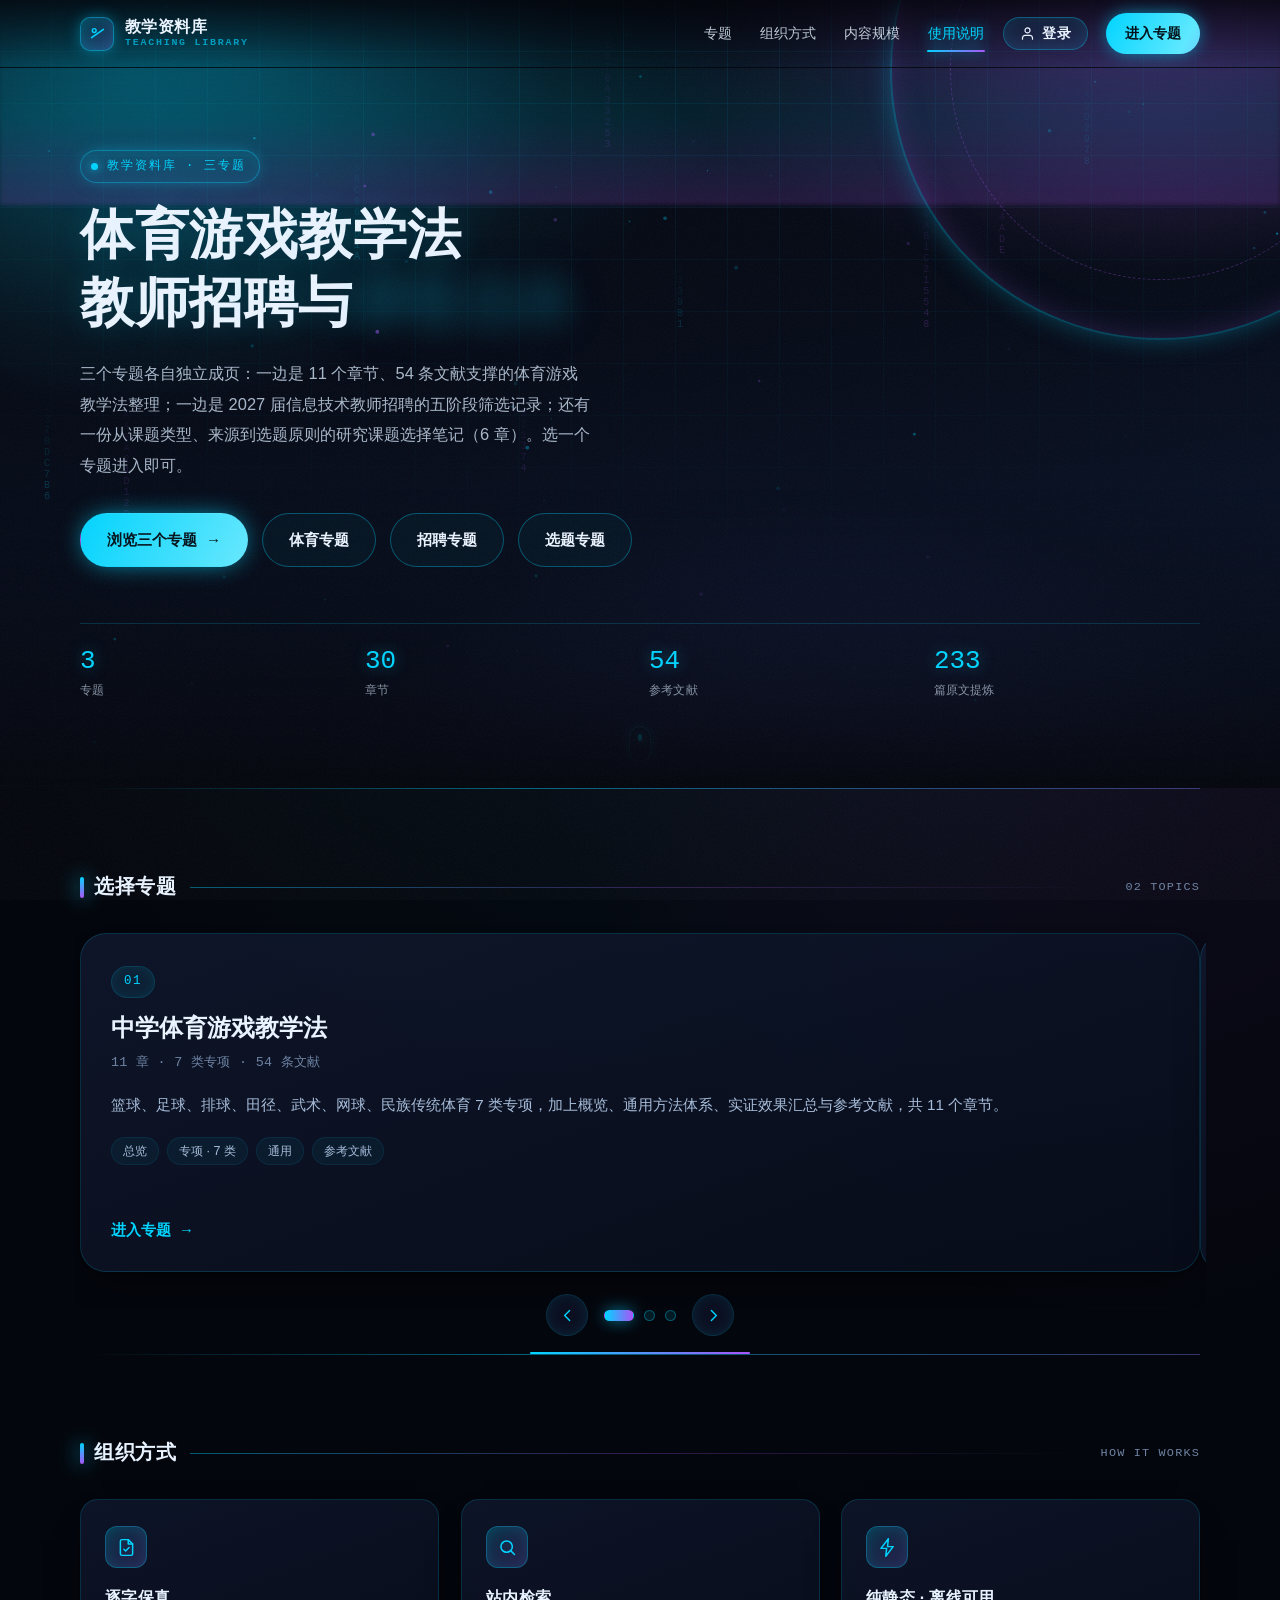
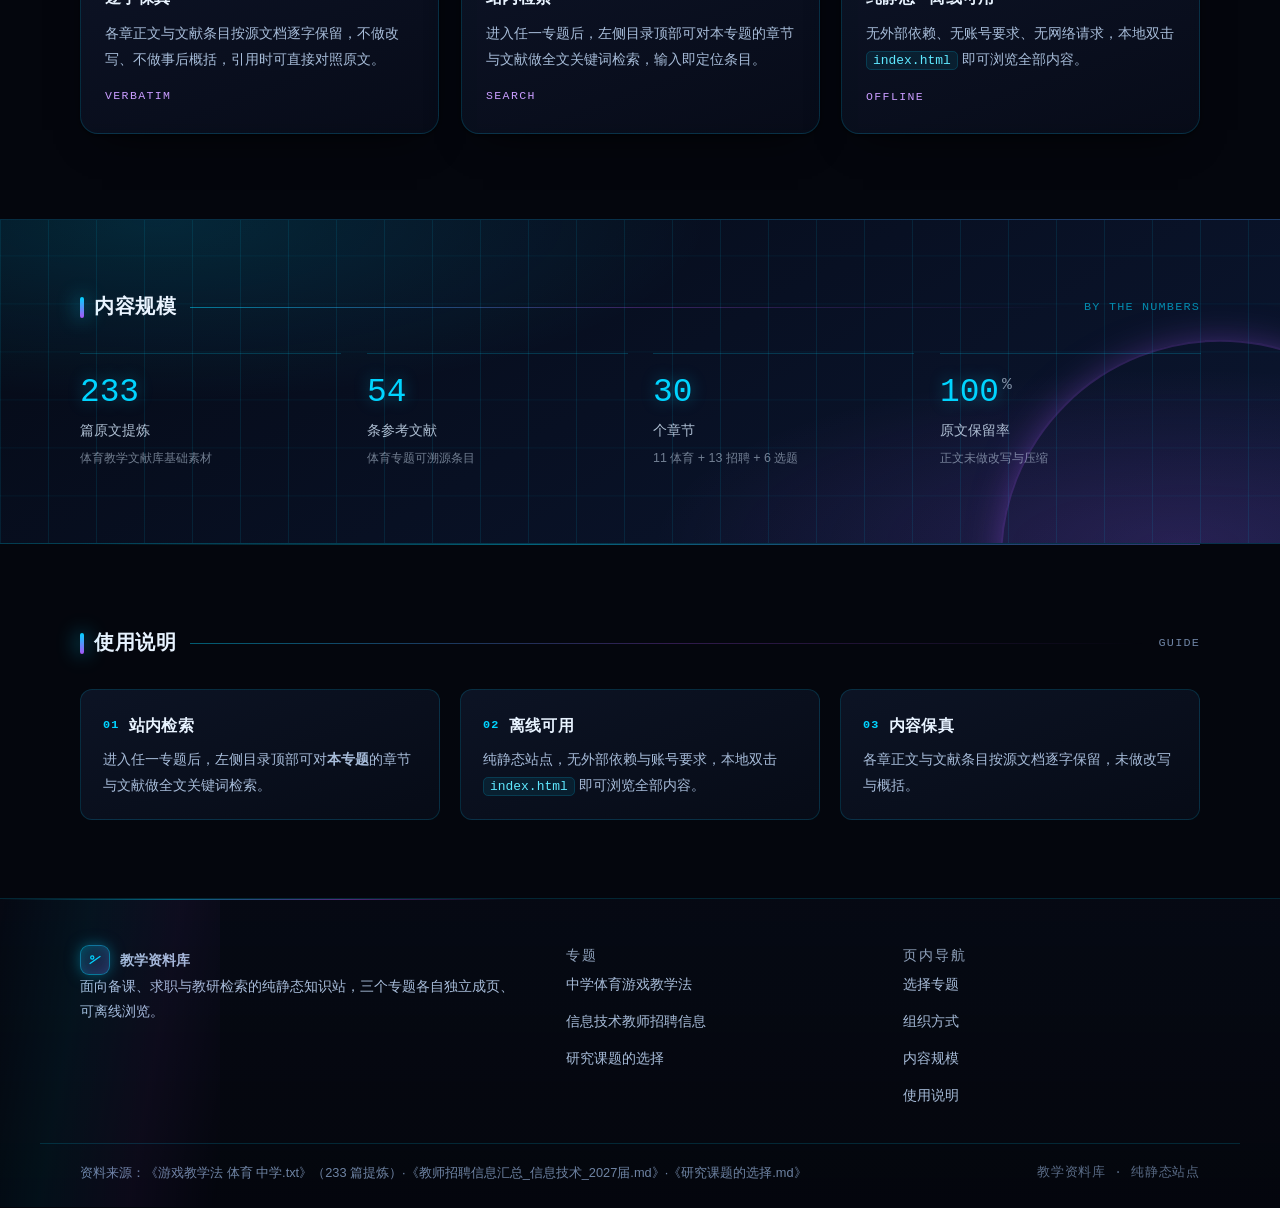
<file: index.html>
<!DOCTYPE html>
<html lang="zh-CN">
<head>
<meta charset="utf-8">
<meta name="viewport" content="width=device-width, initial-scale=1">
<title>教学资料库 · 体育游戏教学法、教师招聘与研究课题选择</title>
<meta name="description" content="教学资料库：中学体育游戏教学法专项分类整理（11 个章节、54 条文献可溯源）、信息技术教师招聘信息筛选记录（2027届，13 个章节）与研究课题的选择（6 个章节：课题类型、来源与途径、好选题标准、选题四原则与注意事项），面向备课、求职与教研检索的纯静态知识站。">
<meta name="theme-color" content="#04060D">
<meta name="color-scheme" content="dark">
<link rel="icon" href="data:image/svg+xml,%3Csvg xmlns='http://www.w3.org/2000/svg' viewBox='0 0 32 32'%3E%3Crect width='32' height='32' rx='7' fill='%2304060D'/%3E%3Cpath d='M6 23 L26 9' stroke='%2300D4FF' stroke-width='2.6' stroke-linecap='round'/%3E%3Ccircle cx='10.5' cy='11' r='3.2' fill='none' stroke='%23A855F7' stroke-width='2.4'/%3E%3C/svg%3E">
<link rel="stylesheet" href="assets/home.css">
<link rel="stylesheet" href="assets/home-fx2.css">
<link rel="stylesheet" href="assets/site-nav.css">
<link rel="stylesheet" href="assets/topic-carousel.css">
<script>document.documentElement.classList.add('js');</script>
</head>
<body class="home">

<div class="scroll-progress" aria-hidden="true"><span id="scrollBar"></span></div>

<header class="nav" id="nav">
  <div class="wrap nav__inner">
    <a class="brand" href="index.html">
      <span class="brand__mark" aria-hidden="true">
        <svg viewBox="0 0 32 32" fill="none"><path d="M6 23 L26 9" stroke="currentColor" stroke-width="2.6" stroke-linecap="round"/><circle cx="10.5" cy="11" r="3.2" stroke="currentColor" stroke-width="2.4"/></svg>
      </span>
      <span class="brand__text">教学资料库<em>Teaching Library</em></span>
    </a>
    <nav class="nav__links" id="navLinks" aria-label="主导航">
      <a href="#topics">专题</a>
      <a href="#features">组织方式</a>
      <a href="#numbers">内容规模</a>
      <a href="#guide">使用说明</a>
    </nav>
    <a class="nav__login" href="login.html" aria-label="登录或注册账号">
      <svg viewBox="0 0 24 24" fill="none" stroke="currentColor" stroke-width="1.9" stroke-linecap="round" stroke-linejoin="round" aria-hidden="true"><path d="M20 21v-2a4 4 0 0 0-4-4H8a4 4 0 0 0-4 4v2"/><circle cx="12" cy="7" r="4"/></svg>
      <span>登录</span>
    </a>
    <a class="nav__cta" href="#topics">进入专题</a>
    <button type="button" class="nav__burger" id="navBurger" aria-expanded="false" aria-controls="navLinks" aria-label="展开导航">
      <i aria-hidden="true"></i><i aria-hidden="true"></i><i aria-hidden="true"></i>
    </button>
  </div>
</header>

<main>

  <section class="hero" id="top">
    <span class="hero__grid" aria-hidden="true"></span>
    <span class="hero__scan" aria-hidden="true"></span>
    <span class="hero__particles" aria-hidden="true">
      <i style="--x:5%;--s:2px;--t:15s;--d:0s;--c:#00D4FF"></i>
      <i style="--x:11%;--s:1.5px;--t:19s;--d:2.4s;--c:#A855F7"></i>
      <i style="--x:18%;--s:2.5px;--t:16s;--d:5.1s;--c:#00D4FF"></i>
      <i style="--x:24%;--s:2px;--t:23s;--d:1.2s;--c:#A855F7"></i>
      <i style="--x:31%;--s:3px;--t:14.5s;--d:6.3s;--c:#00D4FF"></i>
      <i style="--x:37%;--s:1.5px;--t:20s;--d:3.2s;--c:#C99CFF"></i>
      <i style="--x:44%;--s:2px;--t:17s;--d:7.6s;--c:#00D4FF"></i>
      <i style="--x:51%;--s:2.5px;--t:24s;--d:2.7s;--c:#A855F7"></i>
      <i style="--x:58%;--s:1.5px;--t:16s;--d:5.4s;--c:#00D4FF"></i>
      <i style="--x:64%;--s:2px;--t:19.5s;--d:0.6s;--c:#C99CFF"></i>
      <i style="--x:71%;--s:3px;--t:21s;--d:8.2s;--c:#A855F7"></i>
      <i style="--x:77%;--s:2px;--t:15.5s;--d:4.1s;--c:#00D4FF"></i>
      <i style="--x:83%;--s:2.5px;--t:22.5s;--d:1.7s;--c:#A855F7"></i>
      <i style="--x:88%;--s:1.5px;--t:18s;--d:6.8s;--c:#00D4FF"></i>
      <i style="--x:94%;--s:2px;--t:20.5s;--d:3.6s;--c:#C99CFF"></i>
      <i style="--x:98%;--s:1.5px;--t:17.5s;--d:9.3s;--c:#00D4FF"></i>
    </span>
    <span class="hero__track" aria-hidden="true"></span>
    <span class="hero__lane" aria-hidden="true"></span>
    <div class="wrap hero__inner">
      <p class="hero__kicker">教学资料库 · 三专题</p>
      <h1 class="hero__title">体育游戏教学法<br>教师招聘与<b>课题选择</b></h1>
      <p class="hero__desc">三个专题各自独立成页：一边是 11 个章节、54 条文献支撑的体育游戏教学法整理；一边是 2027 届信息技术教师招聘的五阶段筛选记录；还有一份从课题类型、来源到选题原则的研究课题选择笔记（6 章）。选一个专题进入即可。</p>

      <div class="hero__cta">
        <a class="btn btn--primary" href="#topics">浏览三个专题<i aria-hidden="true">→</i></a>
        <a class="btn btn--ghost" href="sport.html">体育专题</a>
        <a class="btn btn--ghost" href="hire.html">招聘专题</a>
        <a class="btn btn--ghost" href="research.html">选题专题</a>
      </div>

      <div class="stats" id="heroStats" role="list">
        <div class="stat" role="listitem"><span class="stat__num" data-count="3">3</span><span class="stat__label">专题</span></div>
        <div class="stat" role="listitem"><span class="stat__num" data-count="30">30</span><span class="stat__label">章节</span></div>
        <div class="stat" role="listitem"><span class="stat__num" data-count="54">54</span><span class="stat__label">参考文献</span></div>
        <div class="stat" role="listitem"><span class="stat__num" data-count="233">233</span><span class="stat__label">篇原文提炼</span></div>
      </div>
    </div>
    <span class="hero__cue" aria-hidden="true"></span>
  </section>

  <section class="section wrap" id="topics">
    <div class="section-head reveal">
      <h2>选择专题</h2>
      <span class="section-head__rule" aria-hidden="true"></span>
      <span class="section-head__hint">02 TOPICS</span>
    </div>

    <div class="topic-carousel reveal" id="topicCarousel" role="group" aria-roledescription="轮播" aria-label="专题轮播">
      <div class="topic-carousel__viewport">
        <div class="cards topic-carousel__track" data-carousel-track>

          <a class="card topic-carousel__slide" href="sport.html" data-carousel-slide>
            <p class="card__no">01</p>
            <h3 class="card__title">中学体育游戏教学法</h3>
            <p class="card__note">11 章 · 7 类专项 · 54 条文献</p>
            <p class="card__desc">篮球、足球、排球、田径、武术、网球、民族传统体育 7 类专项，加上概览、通用方法体系、实证效果汇总与参考文献，共 11 个章节。</p>
            <div class="chips">
              <span class="chip">总览</span>
              <span class="chip">专项 · 7 类</span>
              <span class="chip">通用</span>
              <span class="chip">参考文献</span>
            </div>
            <span class="card__cta">进入专题<i aria-hidden="true">→</i></span>
          </a>

          <a class="card topic-carousel__slide" href="hire.html" data-carousel-slide>
            <p class="card__no">02</p>
            <h3 class="card__title">信息技术教师招聘信息</h3>
            <p class="card__note">2027届 · 五阶段筛选记录</p>
            <p class="card__desc">从信息源梳理到结论与行动清单的完整筛选过程，含资料索引、联系方式与报考条件画像，共 13 个章节。</p>
            <div class="chips">
              <span class="chip">过程记录 · 5 阶段</span>
              <span class="chip">结论与行动</span>
              <span class="chip">资料索引</span>
            </div>
            <span class="card__cta">进入专题<i aria-hidden="true">→</i></span>
          </a>

          <a class="card topic-carousel__slide" href="research.html" data-carousel-slide>
            <p class="card__no">03</p>
            <h3 class="card__title">研究课题的选择</h3>
            <p class="card__note">6 章 · 选题类型、来源与原则</p>
            <p class="card__desc">从“课题就是尚未解决的问题”讲起：按目的、成果与性质划分的课题类型与案例，课题的来源与途径，好选题的标准，以及需要性、创造性、科学性、可行性四原则与选题注意事项。</p>
            <div class="chips">
              <span class="chip">课题类型</span>
              <span class="chip">来源与途径</span>
              <span class="chip">选题四原则</span>
              <span class="chip">注意事项</span>
            </div>
            <span class="card__cta">进入专题<i aria-hidden="true">→</i></span>
          </a>

        </div>
      </div>

      <div class="topic-carousel__nav">
        <button type="button" class="topic-carousel__arrow" data-carousel-prev aria-label="上一个专题">
          <svg viewBox="0 0 24 24" fill="none" stroke="currentColor" stroke-width="2" stroke-linecap="round" stroke-linejoin="round" aria-hidden="true"><path d="M15 5l-7 7 7 7"/></svg>
        </button>
        <div class="topic-carousel__dots" data-carousel-dots role="group" aria-label="选择专题"></div>
        <button type="button" class="topic-carousel__arrow" data-carousel-next aria-label="下一个专题">
          <svg viewBox="0 0 24 24" fill="none" stroke="currentColor" stroke-width="2" stroke-linecap="round" stroke-linejoin="round" aria-hidden="true"><path d="M9 5l7 7-7 7"/></svg>
        </button>
      </div>
      <div class="topic-carousel__progress" aria-hidden="true"><i data-carousel-bar></i></div>
    </div>
  </section>

  <section class="section wrap" id="features">
    <div class="section-head reveal">
      <h2>组织方式</h2>
      <span class="section-head__rule" aria-hidden="true"></span>
      <span class="section-head__hint">HOW IT WORKS</span>
    </div>

    <div class="features">
      <div class="feature reveal">
        <span class="feature__icon" aria-hidden="true">
          <svg viewBox="0 0 24 24" fill="none" stroke="currentColor" stroke-width="1.7" stroke-linecap="round" stroke-linejoin="round"><path d="M14 3H7a2 2 0 0 0-2 2v14a2 2 0 0 0 2 2h10a2 2 0 0 0 2-2V8z"/><path d="M14 3v5h5"/><path d="M9 14l2 2 4-4"/></svg>
        </span>
        <h3 class="feature__title">逐字保真</h3>
        <p>各章正文与文献条目按源文档逐字保留，不做改写、不做事后概括，引用时可直接对照原文。</p>
        <span class="feature__tag">Verbatim</span>
      </div>

      <div class="feature reveal">
        <span class="feature__icon" aria-hidden="true">
          <svg viewBox="0 0 24 24" fill="none" stroke="currentColor" stroke-width="1.7" stroke-linecap="round" stroke-linejoin="round"><circle cx="11" cy="11" r="6.5"/><path d="M20 20l-4.4-4.4"/></svg>
        </span>
        <h3 class="feature__title">站内检索</h3>
        <p>进入任一专题后，左侧目录顶部可对本专题的章节与文献做全文关键词检索，输入即定位条目。</p>
        <span class="feature__tag">Search</span>
      </div>

      <div class="feature reveal">
        <span class="feature__icon" aria-hidden="true">
          <svg viewBox="0 0 24 24" fill="none" stroke="currentColor" stroke-width="1.7" stroke-linecap="round" stroke-linejoin="round"><path d="M13 2L4.5 13H11l-1 9 8.5-11H12z"/></svg>
        </span>
        <h3 class="feature__title">纯静态 · 离线可用</h3>
        <p>无外部依赖、无账号要求、无网络请求，本地双击 <code>index.html</code> 即可浏览全部内容。</p>
        <span class="feature__tag">Offline</span>
      </div>
    </div>
  </section>

  <section class="band" id="numbers">
    <div class="wrap band__inner">
      <div class="section-head reveal">
        <h2>内容规模</h2>
        <span class="section-head__rule" aria-hidden="true"></span>
        <span class="section-head__hint">BY THE NUMBERS</span>
      </div>

      <div class="numbers">
        <div class="number reveal">
          <span class="number__num" data-count="233">233</span>
          <p class="number__label">篇原文提炼</p>
          <p class="number__desc">体育教学文献库基础素材</p>
        </div>
        <div class="number reveal">
          <span class="number__num" data-count="54">54</span>
          <p class="number__label">条参考文献</p>
          <p class="number__desc">体育专题可溯源条目</p>
        </div>
        <div class="number reveal">
          <span class="number__num" data-count="30">30</span>
          <p class="number__label">个章节</p>
          <p class="number__desc">11 体育 + 13 招聘 + 6 选题</p>
        </div>
        <div class="number reveal">
          <span class="number__num" data-count="100">100<sup>%</sup></span>
          <p class="number__label">原文保留率</p>
          <p class="number__desc">正文未做改写与压缩</p>
        </div>
      </div>
    </div>
  </section>

  <section class="section wrap" id="guide">
    <div class="section-head reveal">
      <h2>使用说明</h2>
      <span class="section-head__rule" aria-hidden="true"></span>
      <span class="section-head__hint">GUIDE</span>
    </div>

    <div class="notes">
      <div class="note reveal">
        <h3 class="note__title"><span>01</span>站内检索</h3>
        <p>进入任一专题后，左侧目录顶部可对<strong>本专题</strong>的章节与文献做全文关键词检索。</p>
      </div>
      <div class="note reveal">
        <h3 class="note__title"><span>02</span>离线可用</h3>
        <p>纯静态站点，无外部依赖与账号要求，本地双击 <code>index.html</code> 即可浏览全部内容。</p>
      </div>
      <div class="note reveal">
        <h3 class="note__title"><span>03</span>内容保真</h3>
        <p>各章正文与文献条目按源文档逐字保留，未做改写与概括。</p>
      </div>
    </div>
  </section>

</main>

<footer class="foot">
  <div class="wrap foot__grid">
    <div>
      <p class="foot__brand">
        <span class="brand__mark" aria-hidden="true">
          <svg viewBox="0 0 32 32" fill="none"><path d="M6 23 L26 9" stroke="currentColor" stroke-width="2.6" stroke-linecap="round"/><circle cx="10.5" cy="11" r="3.2" stroke="currentColor" stroke-width="2.4"/></svg>
        </span>
        教学资料库
      </p>
      <p>面向备课、求职与教研检索的纯静态知识站，三个专题各自独立成页、可离线浏览。</p>
    </div>
    <div>
      <p class="foot__title">专题</p>
      <ul class="foot__list">
        <li><a href="sport.html">中学体育游戏教学法</a></li>
        <li><a href="hire.html">信息技术教师招聘信息</a></li>
        <li><a href="research.html">研究课题的选择</a></li>
      </ul>
    </div>
    <div>
      <p class="foot__title">页内导航</p>
      <ul class="foot__list">
        <li><a href="#topics">选择专题</a></li>
        <li><a href="#features">组织方式</a></li>
        <li><a href="#numbers">内容规模</a></li>
        <li><a href="#guide">使用说明</a></li>
      </ul>
    </div>
  </div>
  <div class="wrap foot__bar">
    <p>资料来源：《游戏教学法 体育 中学.txt》（233 篇提炼）·《教师招聘信息汇总_信息技术_2027届.md》·《研究课题的选择.md》</p>
    <p class="foot__meta">教学资料库 · 纯静态站点</p>
  </div>
</footer>

<button type="button" class="totop" id="toTop" aria-label="回到顶部">↑</button>

<script src="assets/home.js"></script>
<script src="assets/home-fx.js"></script>
<script src="assets/home-fx2.js"></script>
<script src="assets/topic-carousel.js"></script>
</body>
</html>
</file>
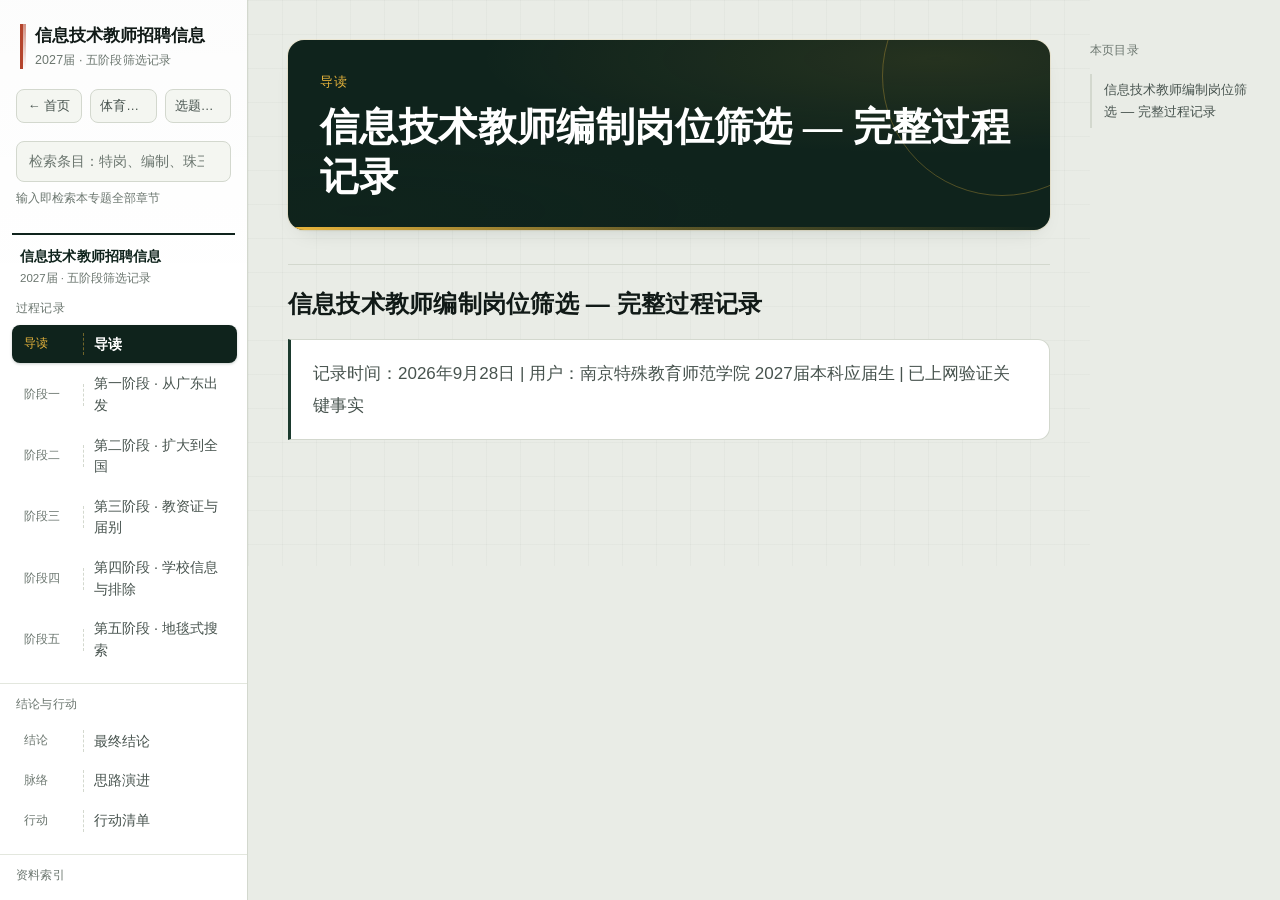
<file: hire.html>
<!DOCTYPE html>
<html lang="zh-CN">
<head>
<meta charset="utf-8">
<meta name="viewport" content="width=device-width, initial-scale=1">
<title>信息技术教师招聘信息 · 教学资料库</title>
<meta name="description" content="信息技术教师招聘信息筛选记录（2027届）：五阶段筛选过程、结论与行动清单、资料索引与报考条件画像，共 13 个章节。">
<meta name="theme-color" content="#0F231C">
<meta name="color-scheme" content="light">
<link rel="icon" href="data:image/svg+xml,%3Csvg xmlns='http://www.w3.org/2000/svg' viewBox='0 0 32 32'%3E%3Crect width='32' height='32' rx='7' fill='%230F231C'/%3E%3Cpath d='M6 23 L26 9' stroke='%23E9B53C' stroke-width='2.6' stroke-linecap='round'/%3E%3Ccircle cx='10.5' cy='11' r='3.2' fill='none' stroke='%23E9B53C' stroke-width='2.4'/%3E%3C/svg%3E">
<link rel="stylesheet" href="assets/style.css">
</head>
<body>
<div class="progress" aria-hidden="true"><span class="progress__bar" id="progressBar"></span></div>

<header class="topbar">
  <button type="button" class="topbar__btn" id="menuBtn" aria-expanded="false" aria-controls="sidebar">目录</button>
  <span class="topbar__title" id="topbarTitle">信息技术教师招聘信息</span>
  <span class="topbar__lane" id="topbarLane"></span>
  <a class="topbar__btn" href="index.html">首页</a>
</header>

<div class="layout">
  <nav class="sidebar" id="sidebar" aria-label="站点目录">
    <div class="sidebar__inner">
      <p class="sidebar__brand">信息技术教师招聘信息<span>2027届 · 五阶段筛选记录</span></p>

      <div class="xnav">
        <a href="index.html">← 首页</a>
        <a href="sport.html">体育专题</a>
        <a href="research.html">选题专题</a>
      </div>

      <div class="search">
        <label class="sr-only" for="searchInput">本专题检索</label>
        <input type="search" id="searchInput" placeholder="检索条目：特岗、编制、珠三角" autocomplete="off" aria-describedby="searchHint">
        <p class="search__hint" id="searchHint">输入即检索本专题全部章节</p>
        <div class="search__results" id="searchResults" hidden></div>
      </div>

      <div class="nav-groups" id="navGroups"></div>

      <p class="sidebar__foot">筛选记录《教师招聘信息汇总_信息技术_2027届.md》<br>共 <b>13</b> 个章节 · 含资料索引与联系方式</p>
    </div>
  </nav>

  <main class="content" id="content">
    <article class="article" id="article"></article>
    <noscript><p class="prose">本站为纯静态站点，需要启用 JavaScript 才能浏览。</p></noscript>
  </main>

  <aside class="toc" aria-label="本页目录">
    <p class="toc__title">本页目录</p>
    <ol class="toc__list" id="tocList"></ol>
  </aside>
</div>

<div class="scrim" id="scrim"></div>

<script src="assets/hire-data.js"></script>
<script src="assets/app.js"></script>
</body>
</html>
</file>
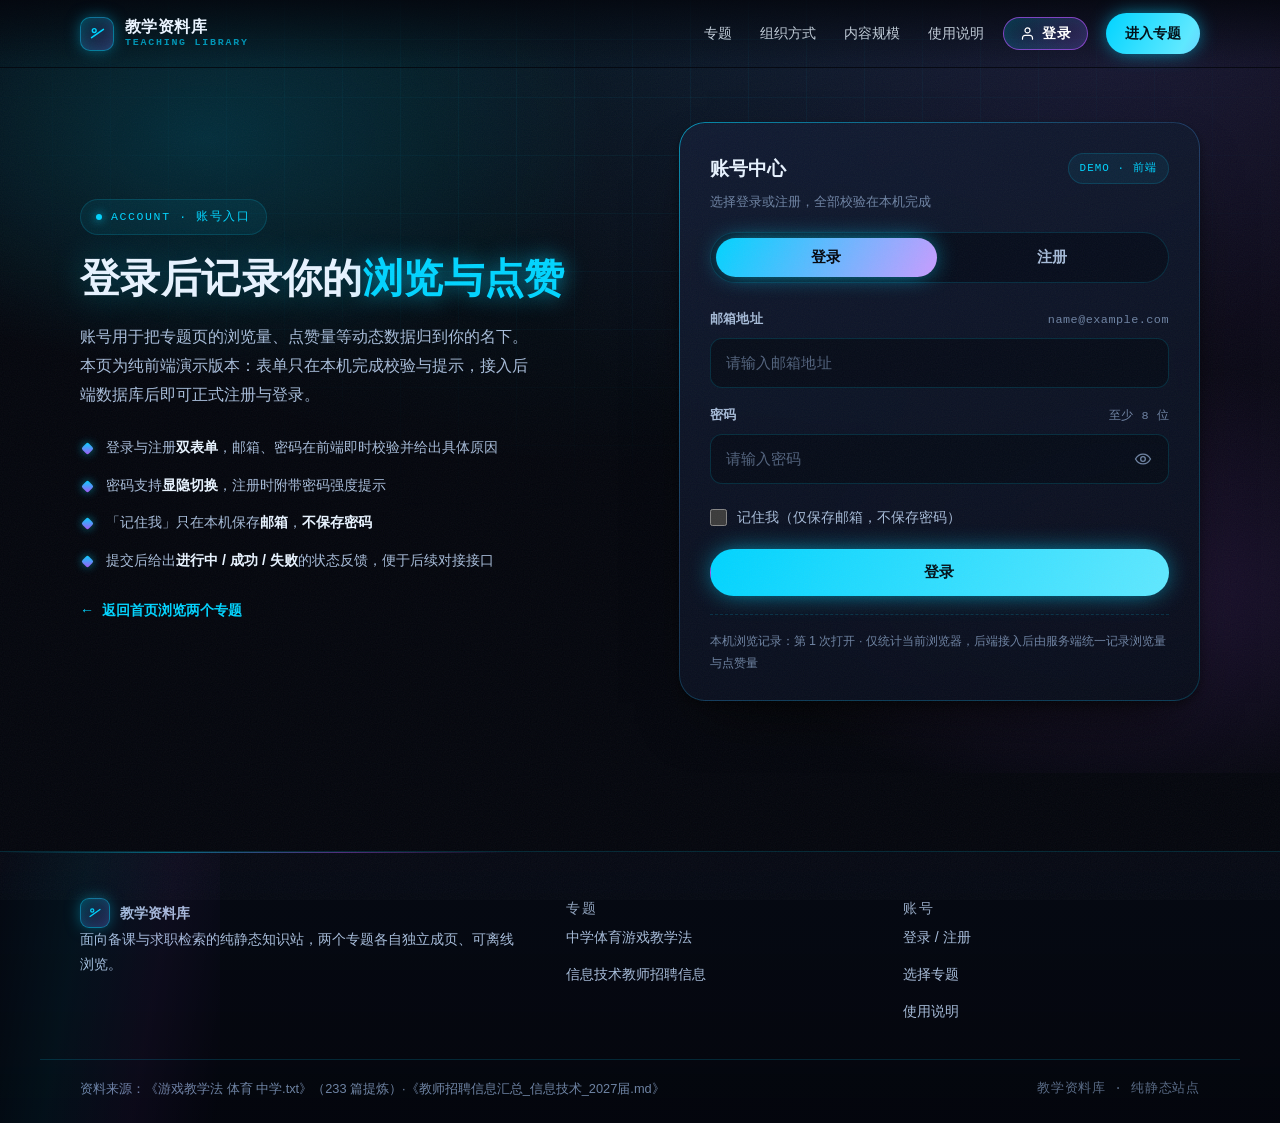
<file: login.html>
<!DOCTYPE html>
<html lang="zh-CN">
<head>
<meta charset="UTF-8">
<meta name="viewport" content="width=device-width, initial-scale=1">
<title>登录 / 注册 · 教学资料库</title>
<meta name="description" content="教学资料库账号入口：登录或注册，用于记录专题页的浏览量、点赞量等动态数据。当前为纯前端演示版本。">
<meta name="theme-color" content="#04060D">
<meta name="color-scheme" content="dark">
<link rel="icon" href="data:image/svg+xml,%3Csvg xmlns='http://www.w3.org/2000/svg' viewBox='0 0 32 32'%3E%3Crect width='32' height='32' rx='7' fill='%2304060D'/%3E%3Cpath d='M6 23 L26 9' stroke='%2300D4FF' stroke-width='2.6' stroke-linecap='round'/%3E%3Ccircle cx='10.5' cy='11' r='3.2' fill='none' stroke='%23A855F7' stroke-width='2.4'/%3E%3C/svg%3E">
<link rel="stylesheet" href="assets/home.css">
<link rel="stylesheet" href="assets/home-fx2.css">
<link rel="stylesheet" href="assets/site-nav.css">
<link rel="stylesheet" href="assets/login.css">
<script>document.documentElement.classList.add('js');</script>
</head>
<body class="home auth-page">

<div class="scroll-progress" aria-hidden="true"><span id="scrollBar"></span></div>

<header class="nav" id="nav">
  <div class="wrap nav__inner">
    <a class="brand" href="index.html">
      <span class="brand__mark" aria-hidden="true">
        <svg viewBox="0 0 32 32" fill="none"><path d="M6 23 L26 9" stroke="currentColor" stroke-width="2.6" stroke-linecap="round"/><circle cx="10.5" cy="11" r="3.2" stroke="currentColor" stroke-width="2.4"/></svg>
      </span>
      <span class="brand__text">教学资料库<em>Teaching Library</em></span>
    </a>
    <nav class="nav__links" id="navLinks" aria-label="主导航">
      <a href="index.html#topics">专题</a>
      <a href="index.html#features">组织方式</a>
      <a href="index.html#numbers">内容规模</a>
      <a href="index.html#guide">使用说明</a>
    </nav>
    <a class="nav__login" href="login.html" aria-current="page" aria-label="登录或注册账号">
      <svg viewBox="0 0 24 24" fill="none" stroke="currentColor" stroke-width="1.9" stroke-linecap="round" stroke-linejoin="round" aria-hidden="true"><path d="M20 21v-2a4 4 0 0 0-4-4H8a4 4 0 0 0-4 4v2"/><circle cx="12" cy="7" r="4"/></svg>
      <span>登录</span>
    </a>
    <a class="nav__cta" href="index.html#topics">进入专题</a>
    <button type="button" class="nav__burger" id="navBurger" aria-expanded="false" aria-controls="navLinks" aria-label="展开导航">
      <i aria-hidden="true"></i><i aria-hidden="true"></i><i aria-hidden="true"></i>
    </button>
  </div>
</header>

<main class="auth" id="auth">
  <span class="auth__bg" aria-hidden="true"></span>

  <div class="wrap auth__wrap">

    <!-- ============ 左侧说明 ============ -->
    <div class="auth__intro">
      <p class="auth__kicker"><i aria-hidden="true"></i>ACCOUNT · 账号入口</p>
      <h1 class="auth__title">登录后记录你的<b>浏览与点赞</b></h1>
      <p class="auth__desc">账号用于把专题页的浏览量、点赞量等动态数据归到你的名下。本页为纯前端演示版本：表单只在本机完成校验与提示，接入后端数据库后即可正式注册与登录。</p>

      <ul class="auth__points">
        <li>登录与注册<b>双表单</b>，邮箱、密码在前端即时校验并给出具体原因</li>
        <li>密码支持<b>显隐切换</b>，注册时附带密码强度提示</li>
        <li>「记住我」只在本机保存<b>邮箱</b>，<b>不保存密码</b></li>
        <li>提交后给出<b>进行中 / 成功 / 失败</b>的状态反馈，便于后续对接接口</li>
      </ul>

      <a class="auth__back" href="index.html"><span aria-hidden="true">←</span> 返回首页浏览两个专题</a>
    </div>

    <!-- ============ 右侧表单面板 ============ -->
    <div class="auth-panel" id="authPanel">

      <div class="auth-panel__head">
        <div>
          <h2 class="auth-panel__title">账号中心</h2>
          <p class="auth-panel__sub">选择登录或注册，全部校验在本机完成</p>
        </div>
        <span class="auth-panel__badge">DEMO · 前端</span>
      </div>

      <div class="auth-tabs" role="tablist" aria-label="登录或注册">
        <button type="button" class="auth-tab" role="tab" id="tabLogin" data-auth-tab="login" aria-controls="authLogin" aria-selected="true">登录</button>
        <button type="button" class="auth-tab" role="tab" id="tabRegister" data-auth-tab="register" aria-controls="authRegister" aria-selected="false" tabindex="-1">注册</button>
      </div>

      <!-- ---------- 登录表单 ---------- -->
      <div id="authLogin" role="tabpanel" aria-labelledby="tabLogin">
        <form class="auth-form" data-auth-form="login" novalidate>

          <div class="field">
            <div class="field__top">
              <label class="field__label" for="loginEmail">邮箱地址</label>
              <span class="field__hint">name@example.com</span>
            </div>
            <div class="field__ctrl">
              <input class="field__input" id="loginEmail" name="email" type="email" inputmode="email" autocomplete="email" placeholder="请输入邮箱地址" required>
            </div>
            <p class="field__err" id="loginEmailErr" hidden>请输入邮箱地址</p>
          </div>

          <div class="field field--pw">
            <div class="field__top">
              <label class="field__label" for="loginPassword">密码</label>
              <span class="field__hint">至少 8 位</span>
            </div>
            <div class="field__ctrl">
              <input class="field__input" id="loginPassword" type="password" autocomplete="current-password" placeholder="请输入密码" required>
              <button type="button" class="field__eye" data-eye="loginPassword" aria-pressed="false" aria-label="显示密码">
                <svg class="eye-on" viewBox="0 0 24 24" fill="none" stroke="currentColor" stroke-width="1.8" stroke-linecap="round" stroke-linejoin="round" aria-hidden="true"><path d="M2 12s3.6-6.5 10-6.5S22 12 22 12s-3.6 6.5-10 6.5S2 12 2 12z"/><circle cx="12" cy="12" r="3.1"/></svg>
                <svg class="eye-off" viewBox="0 0 24 24" fill="none" stroke="currentColor" stroke-width="1.8" stroke-linecap="round" stroke-linejoin="round" aria-hidden="true"><path d="M4 4l16 16"/><path d="M9.9 5.8A9.7 9.7 0 0 1 12 5.5c6.4 0 10 6.5 10 6.5a18.4 18.4 0 0 1-3.4 4.1"/><path d="M6.3 8.1A17.8 17.8 0 0 0 2 12s3.6 6.5 10 6.5c1 0 1.9-.15 2.7-.4"/><path d="M9.9 9.9a3.1 3.1 0 0 0 4.2 4.2"/></svg>
              </button>
            </div>
            <p class="field__err" id="loginPasswordErr" hidden>请输入密码</p>
          </div>

          <div class="auth-form__row">
            <label class="check" for="loginRemember">
              <input type="checkbox" id="loginRemember" name="remember">
              <span>记住我（仅保存邮箱，不保存密码）</span>
            </label>
          </div>

          <button type="submit" class="btn btn--primary auth-submit">
            <span class="spinner" aria-hidden="true"></span>
            <span class="auth-submit__label">登录</span>
          </button>

          <p class="auth-note" id="localStats">本机浏览记录：统计中…</p>
        </form>
      </div>

      <!-- ---------- 注册表单 ---------- -->
      <div id="authRegister" role="tabpanel" aria-labelledby="tabRegister" hidden>
        <form class="auth-form" data-auth-form="register" novalidate>

          <div class="field">
            <div class="field__top">
              <label class="field__label" for="regEmail">邮箱地址</label>
              <span class="field__hint">用于登录</span>
            </div>
            <div class="field__ctrl">
              <input class="field__input" id="regEmail" name="email" type="email" inputmode="email" autocomplete="email" placeholder="请输入邮箱地址" required>
            </div>
            <p class="field__err" id="regEmailErr" hidden>请输入邮箱地址</p>
          </div>

          <div class="field field--pw">
            <div class="field__top">
              <label class="field__label" for="regPassword">设置密码</label>
              <span class="field__hint">8–64 位</span>
            </div>
            <div class="field__ctrl">
              <input class="field__input" id="regPassword" type="password" autocomplete="new-password" placeholder="请设置 8 位以上密码" required>
              <button type="button" class="field__eye" data-eye="regPassword" aria-pressed="false" aria-label="显示密码">
                <svg class="eye-on" viewBox="0 0 24 24" fill="none" stroke="currentColor" stroke-width="1.8" stroke-linecap="round" stroke-linejoin="round" aria-hidden="true"><path d="M2 12s3.6-6.5 10-6.5S22 12 22 12s-3.6 6.5-10 6.5S2 12 2 12z"/><circle cx="12" cy="12" r="3.1"/></svg>
                <svg class="eye-off" viewBox="0 0 24 24" fill="none" stroke="currentColor" stroke-width="1.8" stroke-linecap="round" stroke-linejoin="round" aria-hidden="true"><path d="M4 4l16 16"/><path d="M9.9 5.8A9.7 9.7 0 0 1 12 5.5c6.4 0 10 6.5 10 6.5a18.4 18.4 0 0 1-3.4 4.1"/><path d="M6.3 8.1A17.8 17.8 0 0 0 2 12s3.6 6.5 10 6.5c1 0 1.9-.15 2.7-.4"/><path d="M9.9 9.9a3.1 3.1 0 0 0 4.2 4.2"/></svg>
              </button>
            </div>
            <div class="pw-meter" id="pwMeter">
              <div class="pw-meter__bars" aria-hidden="true"><i></i><i></i><i></i></div>
              <span class="pw-meter__text">强度：至少 8 位，建议混合大小写、数字与符号</span>
            </div>
            <p class="field__err" id="regPasswordErr" hidden>请输入密码</p>
          </div>

          <div class="field field--pw">
            <div class="field__top">
              <label class="field__label" for="regConfirm">确认密码</label>
              <span class="field__hint">再输入一次</span>
            </div>
            <div class="field__ctrl">
              <input class="field__input" id="regConfirm" type="password" autocomplete="new-password" placeholder="请再次输入密码" required>
              <button type="button" class="field__eye" data-eye="regConfirm" aria-pressed="false" aria-label="显示密码">
                <svg class="eye-on" viewBox="0 0 24 24" fill="none" stroke="currentColor" stroke-width="1.8" stroke-linecap="round" stroke-linejoin="round" aria-hidden="true"><path d="M2 12s3.6-6.5 10-6.5S22 12 22 12s-3.6 6.5-10 6.5S2 12 2 12z"/><circle cx="12" cy="12" r="3.1"/></svg>
                <svg class="eye-off" viewBox="0 0 24 24" fill="none" stroke="currentColor" stroke-width="1.8" stroke-linecap="round" stroke-linejoin="round" aria-hidden="true"><path d="M4 4l16 16"/><path d="M9.9 5.8A9.7 9.7 0 0 1 12 5.5c6.4 0 10 6.5 10 6.5a18.4 18.4 0 0 1-3.4 4.1"/><path d="M6.3 8.1A17.8 17.8 0 0 0 2 12s3.6 6.5 10 6.5c1 0 1.9-.15 2.7-.4"/><path d="M9.9 9.9a3.1 3.1 0 0 0 4.2 4.2"/></svg>
              </button>
            </div>
            <p class="field__err" id="regConfirmErr" hidden>请再次输入密码以确认</p>
          </div>

          <div class="auth-form__row">
            <label class="check" for="regAgree">
              <input type="checkbox" id="regAgree" name="agree">
              <span>我已阅读并同意服务条款与隐私说明</span>
            </label>
          </div>

          <button type="submit" class="btn btn--primary auth-submit">
            <span class="spinner" aria-hidden="true"></span>
            <span class="auth-submit__label">注册</span>
          </button>

          <p class="auth-note">演示模式：<b>不会向任何服务器发送账号信息</b>，也不写入 Cookie；仅在本机浏览器保存你勾选「记住我」时的邮箱。</p>
        </form>
      </div>

      <p class="auth-status" id="authStatus" role="status" aria-live="polite" hidden></p>

    </div>
  </div>
</main>

<footer class="foot">
  <div class="wrap foot__grid">
    <div>
      <p class="foot__brand">
        <span class="brand__mark" aria-hidden="true">
          <svg viewBox="0 0 32 32" fill="none"><path d="M6 23 L26 9" stroke="currentColor" stroke-width="2.6" stroke-linecap="round"/><circle cx="10.5" cy="11" r="3.2" stroke="currentColor" stroke-width="2.4"/></svg>
        </span>
        教学资料库
      </p>
      <p>面向备课与求职检索的纯静态知识站，两个专题各自独立成页、可离线浏览。</p>
    </div>
    <div>
      <p class="foot__title">专题</p>
      <ul class="foot__list">
        <li><a href="sport.html">中学体育游戏教学法</a></li>
        <li><a href="hire.html">信息技术教师招聘信息</a></li>
      </ul>
    </div>
    <div>
      <p class="foot__title">账号</p>
      <ul class="foot__list">
        <li><a href="login.html">登录 / 注册</a></li>
        <li><a href="index.html#topics">选择专题</a></li>
        <li><a href="index.html#guide">使用说明</a></li>
      </ul>
    </div>
  </div>
  <div class="wrap foot__bar">
    <p>资料来源：《游戏教学法 体育 中学.txt》（233 篇提炼）·《教师招聘信息汇总_信息技术_2027届.md》</p>
    <p class="foot__meta">教学资料库 · 纯静态站点</p>
  </div>
</footer>

<button type="button" class="totop" id="toTop" aria-label="回到顶部">↑</button>

<script src="assets/home.js"></script>
<script src="assets/home-fx2.js"></script>
<script src="assets/login.js"></script>
</body>
</html>
</file>
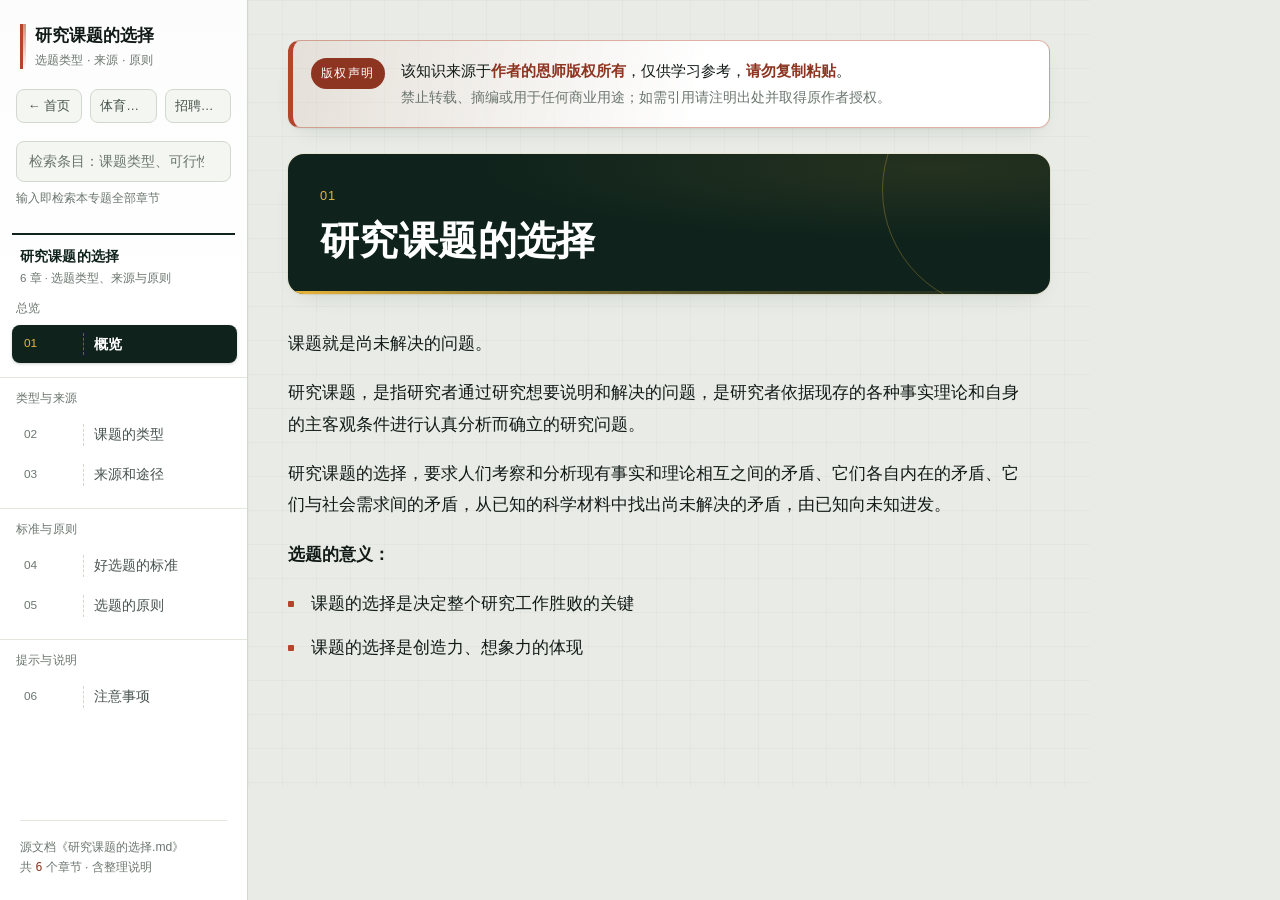
<file: research.html>
<!DOCTYPE html>
<html lang="zh-CN">
<head>
<meta charset="utf-8">
<meta name="viewport" content="width=device-width, initial-scale=1">
<title>研究课题的选择 · 教学资料库</title>
<meta name="description" content="研究课题的选择专项整理：课题类型（按目的/成果/性质）、课题来源与途径、好选题的标准、选题四原则（需要性/创造性/科学性/可行性）与选题注意事项，共 6 个章节。">
<meta name="theme-color" content="#0F231C">
<meta name="color-scheme" content="light">
<link rel="icon" href="data:image/svg+xml,%3Csvg xmlns='http://www.w3.org/2000/svg' viewBox='0 0 32 32'%3E%3Crect width='32' height='32' rx='7' fill='%230F231C'/%3E%3Cpath d='M6 23 L26 9' stroke='%23E9B53C' stroke-width='2.6' stroke-linecap='round'/%3E%3Ccircle cx='10.5' cy='11' r='3.2' fill='none' stroke='%23E9B53C' stroke-width='2.4'/%3E%3C/svg%3E">
<link rel="stylesheet" href="assets/style.css">
<style>
/* —— 版权说明横幅（仅本页） —— */
.notice-wrap{max-width:var(--shell);margin:0 auto 26px}
.notice{
  display:flex;align-items:flex-start;gap:16px;
  padding:16px 20px 16px 18px;
  background:linear-gradient(100deg,var(--clay-tint),var(--surface) 55%);
  border:1px solid rgba(180,68,44,.42);
  border-left:5px solid var(--clay);
  border-radius:var(--r-md);
  box-shadow:var(--shadow-1);
}
.notice__badge{
  flex:0 0 auto;margin-top:1px;
  font-family:var(--font-num);font-size:.72rem;letter-spacing:.12em;
  color:#fff;background:var(--clay-ink);
  padding:5px 10px;border-radius:999px;white-space:nowrap;
}
.notice__text{margin:0;font-size:.94rem;line-height:1.8;color:var(--ink)}
.notice__text b{color:var(--clay-ink);font-weight:700}
.notice__text .notice__sub{display:block;margin-top:2px;font-size:.86rem;color:var(--ink-3)}
@media (max-width:640px){
  .notice{flex-direction:column;gap:10px;padding:14px 16px}
  .notice__text{font-size:.9rem}
}
</style>
</head>
<body>
<div class="progress" aria-hidden="true"><span class="progress__bar" id="progressBar"></span></div>

<header class="topbar">
  <button type="button" class="topbar__btn" id="menuBtn" aria-expanded="false" aria-controls="sidebar">目录</button>
  <span class="topbar__title" id="topbarTitle">研究课题的选择</span>
  <span class="topbar__lane" id="topbarLane"></span>
  <a class="topbar__btn" href="index.html">首页</a>
</header>

<div class="layout">
  <nav class="sidebar" id="sidebar" aria-label="站点目录">
    <div class="sidebar__inner">
      <p class="sidebar__brand">研究课题的选择<span>选题类型 · 来源 · 原则</span></p>

      <div class="xnav">
        <a href="index.html">← 首页</a>
        <a href="sport.html">体育专题</a>
        <a href="hire.html">招聘专题</a>
      </div>

      <div class="search">
        <label class="sr-only" for="searchInput">本专题检索</label>
        <input type="search" id="searchInput" placeholder="检索条目：课题类型、可行性、注意事项" autocomplete="off" aria-describedby="searchHint">
        <p class="search__hint" id="searchHint">输入即检索本专题全部章节</p>
        <div class="search__results" id="searchResults" hidden></div>
      </div>

      <div class="nav-groups" id="navGroups"></div>

      <p class="sidebar__foot">源文档《研究课题的选择.md》<br>共 <b>6</b> 个章节 · 含整理说明</p>
    </div>
  </nav>

  <main class="content" id="content">
    <div class="notice-wrap">
      <div class="notice" role="note" aria-label="版权声明">
        <span class="notice__badge">版权声明</span>
        <p class="notice__text">
          该知识来源于<b>作者的恩师版权所有</b>，仅供学习参考，<b>请勿复制粘贴</b>。
          <span class="notice__sub">禁止转载、摘编或用于任何商业用途；如需引用请注明出处并取得原作者授权。</span>
        </p>
      </div>
    </div>
    <article class="article" id="article"></article>
    <noscript><p class="prose">本站为纯静态站点，需要启用 JavaScript 才能浏览。</p></noscript>
  </main>

  <aside class="toc" aria-label="本页目录">
    <p class="toc__title">本页目录</p>
    <ol class="toc__list" id="tocList"></ol>
  </aside>
</div>

<div class="scrim" id="scrim"></div>

<script src="assets/research-data.js"></script>
<script src="assets/app.js"></script>
</body>
</html>
</file>
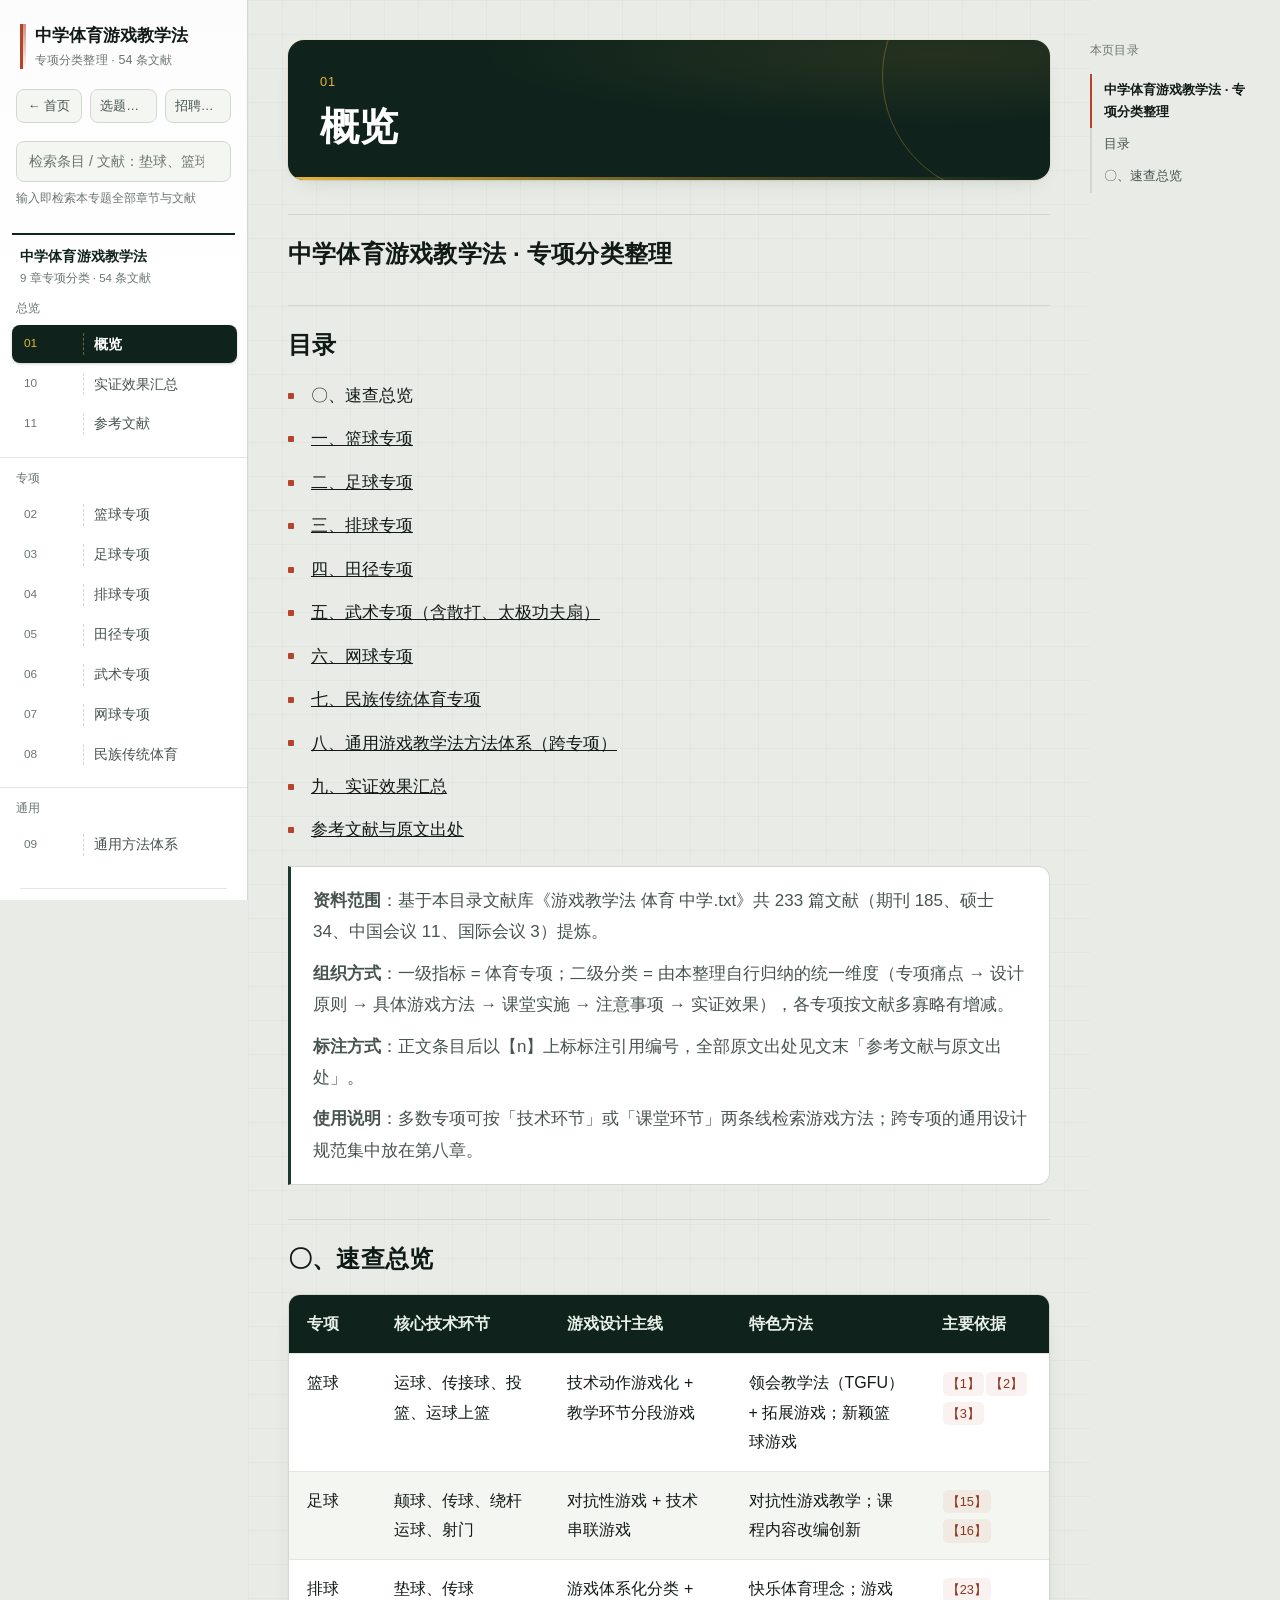
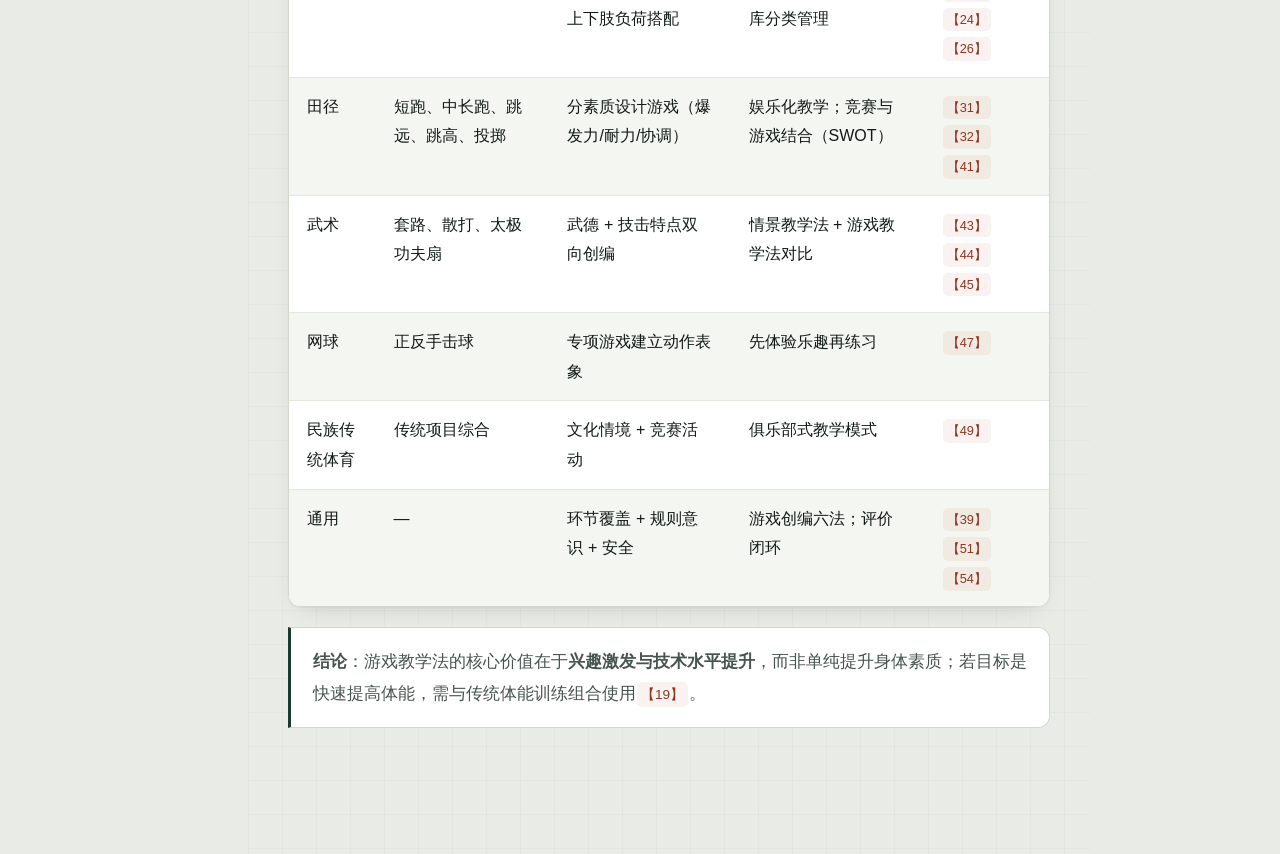
<file: sport.html>
<!DOCTYPE html>
<html lang="zh-CN">
<head>
<meta charset="utf-8">
<meta name="viewport" content="width=device-width, initial-scale=1">
<title>中学体育游戏教学法 · 教学资料库</title>
<meta name="description" content="中学体育游戏教学法专项分类整理：9 章专项分类、11 个章节、54 条参考文献，覆盖篮球、足球、排球、田径、武术、网球、民族传统体育。">
<meta name="theme-color" content="#0F231C">
<meta name="color-scheme" content="light">
<link rel="icon" href="data:image/svg+xml,%3Csvg xmlns='http://www.w3.org/2000/svg' viewBox='0 0 32 32'%3E%3Crect width='32' height='32' rx='7' fill='%230F231C'/%3E%3Cpath d='M6 23 L26 9' stroke='%23E9B53C' stroke-width='2.6' stroke-linecap='round'/%3E%3Ccircle cx='10.5' cy='11' r='3.2' fill='none' stroke='%23E9B53C' stroke-width='2.4'/%3E%3C/svg%3E">
<link rel="stylesheet" href="assets/style.css">
</head>
<body>
<div class="progress" aria-hidden="true"><span class="progress__bar" id="progressBar"></span></div>

<header class="topbar">
  <button type="button" class="topbar__btn" id="menuBtn" aria-expanded="false" aria-controls="sidebar">目录</button>
  <span class="topbar__title" id="topbarTitle">中学体育游戏教学法</span>
  <span class="topbar__lane" id="topbarLane"></span>
  <a class="topbar__btn" href="index.html">首页</a>
</header>

<div class="layout">
  <nav class="sidebar" id="sidebar" aria-label="站点目录">
    <div class="sidebar__inner">
      <p class="sidebar__brand">中学体育游戏教学法<span>专项分类整理 · 54 条文献</span></p>

      <div class="xnav">
        <a href="index.html">← 首页</a>
        <a href="research.html">选题专题</a>
        <a href="hire.html">招聘专题</a>
      </div>

      <div class="search">
        <label class="sr-only" for="searchInput">本专题检索</label>
        <input type="search" id="searchInput" placeholder="检索条目 / 文献：垫球、篮球、游戏化" autocomplete="off" aria-describedby="searchHint">
        <p class="search__hint" id="searchHint">输入即检索本专题全部章节与文献</p>
        <div class="search__results" id="searchResults" hidden></div>
      </div>

      <div class="nav-groups" id="navGroups"></div>

      <p class="sidebar__foot">文献库《游戏教学法 体育 中学.txt》<b>233</b> 篇提炼<br>专项分类 <b>9</b> 章 · 参考文献 <b>54</b> 条</p>
    </div>
  </nav>

  <main class="content" id="content">
    <article class="article" id="article"></article>
    <noscript><p class="prose">本站为纯静态站点，需要启用 JavaScript 才能浏览。</p></noscript>
  </main>

  <aside class="toc" aria-label="本页目录">
    <p class="toc__title">本页目录</p>
    <ol class="toc__list" id="tocList"></ol>
  </aside>
</div>

<div class="scrim" id="scrim"></div>

<script src="assets/sport-data.js"></script>
<script src="assets/app.js"></script>
</body>
</html>
</file>
<file: assets/home.css>
/* =========================================================
   教学资料库 · 首页（多专题入口）
   设计方向：深空霓虹（Deep-Space Neon）+ 特效增强层
   深蓝黑底 + 青紫霓虹 + 网格/粒子/矩阵雨/扫描线/噪点
   ========================================================= */

:root{
  /* 底色：深蓝黑 */
  --bg-0:#04060D;
  --bg-1:#070C18;
  --bg-2:#0A1224;
  --panel:rgba(14,22,42,.62);
  --panel-2:rgba(18,28,52,.50);
  --panel-solid:#0C1426;

  /* 霓虹色板 */
  --cyan:#00D4FF;
  --cyan-2:#5FE8FF;
  --violet:#A855F7;
  --violet-2:#C99CFF;
  --indigo:#6366F1;
  --lime:#7CF7C4;

  --cyan-soft:rgba(0,212,255,.12);
  --violet-soft:rgba(168,85,247,.14);
  --lime-soft:rgba(124,247,196,.12);

  /* 描边 / 分割 */
  --rule:rgba(0,212,255,.16);
  --rule-soft:rgba(0,212,255,.09);
  --rule-strong:rgba(0,212,255,.34);

  /* 文字 */
  --ink:#E8F3FF;
  --ink-2:#A7BCD9;
  --ink-3:#6E83A3;
  --on-deep:#EAF4FF;

  /* 深色区块底 */
  --deep:#050A16;
  --deep-2:#0B1630;
  --deep-3:#03060E;

  /* 发光 */
  --glow-cyan:0 0 22px rgba(0,212,255,.45);
  --glow-violet:0 0 22px rgba(168,85,247,.45);
  --glow-text:0 0 18px rgba(0,212,255,.42);

  --shell:1200px;
  --gutter:40px;
  --nav-h:68px;

  --font-body:"Microsoft YaHei UI","Microsoft YaHei","PingFang SC","Hiragino Sans GB","Segoe UI",sans-serif;
  --font-display:"Microsoft YaHei UI","Microsoft YaHei","PingFang SC","HarmonyOS Sans SC","Segoe UI Variable Display","Segoe UI",system-ui,sans-serif;
  --font-num:"Cascadia Code","JetBrains Mono",Consolas,"Lucida Console",monospace;

  --shadow-1:0 2px 4px rgba(0,0,0,.40),0 18px 40px -22px rgba(0,0,0,.90);
  --shadow-2:0 4px 10px rgba(0,0,0,.45),0 30px 60px -28px rgba(0,0,0,.95);
  --shadow-3:0 0 0 1px rgba(0,212,255,.22),0 26px 60px -30px rgba(0,212,255,.55);

  --ease:cubic-bezier(.22,.68,.24,1);
  --ease-out:cubic-bezier(.16,.84,.36,1);
  --ease-spring:cubic-bezier(.34,1.28,.42,1);

  --r-sm:8px;
  --r-md:12px;
  --r-lg:18px;
  --r-xl:26px;
}

*,*::before,*::after{box-sizing:border-box}

html{scroll-behavior:smooth}

body.home{
  margin:0;
  background:
    radial-gradient(120% 90% at 50% -12%,rgba(0,212,255,.10),transparent 60%),
    radial-gradient(90% 70% at 88% 4%,rgba(168,85,247,.12),transparent 62%),
    var(--bg-0);
  color:var(--ink);
  font:400 16px/1.75 var(--font-body);
  -webkit-font-smoothing:antialiased;
  text-rendering:optimizeLegibility;
  overflow-x:hidden;
}

/* 全局噪点叠加（纯装饰，不参与交互） */
body.home::after{
  content:"";
  position:fixed;
  inset:0;
  z-index:3;
  pointer-events:none;
  opacity:.05;
  background-image:url("data:image/svg+xml,%3Csvg xmlns='http://www.w3.org/2000/svg' width='140' height='140'%3E%3Cfilter id='n'%3E%3CfeTurbulence type='fractalNoise' baseFrequency='0.85' numOctaves='3' stitchTiles='stitch'/%3E%3C/filter%3E%3Crect width='140' height='140' filter='url(%23n)'/%3E%3C/svg%3E");
  animation:grain 1.7s steps(3) infinite;
}

::selection{background:rgba(0,212,255,.30);color:#F2FBFF}

::-webkit-scrollbar{width:11px;height:11px}
::-webkit-scrollbar-track{background:#04060D}
::-webkit-scrollbar-thumb{
  background:linear-gradient(180deg,rgba(0,212,255,.75),rgba(168,85,247,.75));
  border-radius:99px;
  border:2px solid #04060D;
}
::-webkit-scrollbar-thumb:hover{background:linear-gradient(180deg,var(--cyan),var(--violet))}

a{color:inherit}
code{
  font-family:var(--font-num);
  font-size:.9em;
  background:rgba(0,212,255,.08);
  border:1px solid var(--rule);
  border-radius:5px;
  padding:1px 6px;
  color:var(--cyan-2);
}
:focus-visible{outline:2px solid var(--cyan);outline-offset:3px;border-radius:4px}

.wrap{width:100%;max-width:var(--shell);margin:0 auto;padding:0 var(--gutter)}

/* ================= 动效基元 ================= */
@keyframes heroUp{
  from{transform:translateY(26px)}
  to{transform:none}
}
/* 数字入场强调：只做位移 + 霓虹脉冲，数值恒为 HTML 真值 */
@keyframes numPop{
  0%{transform:translateY(9px) scale(.97);text-shadow:0 0 0 rgba(0,212,255,0)}
  38%{text-shadow:0 0 30px rgba(0,212,255,.95),0 0 52px rgba(168,85,247,.55)}
  68%{text-shadow:0 0 10px rgba(0,212,255,.35)}
  100%{transform:none;text-shadow:0 0 16px rgba(0,212,255,.40)}
}
.stat__num.is-pop,.number__num.is-pop{animation:numPop .7s var(--ease) both}
@keyframes drift{
  0%,100%{transform:translate3d(0,0,0) scale(1)}
  50%{transform:translate3d(-2.6%,2%,0) scale(1.07)}
}
@keyframes spinSlow{to{transform:rotate(360deg)}}
@keyframes cue{
  0%{opacity:1;transform:translateY(0)}
  60%{opacity:.32;transform:translateY(13px)}
  100%{opacity:1;transform:translateY(0)}
}
/* 数据流线条纵向推进 */
@keyframes dataFlow{
  from{background-position:0 0}
  to{background-position:0 -560px}
}
@keyframes pulseRing{
  0%{transform:scale(.9);opacity:.55}
  70%{transform:scale(1.5);opacity:0}
  100%{transform:scale(1.5);opacity:0}
}
/* 网格缓速漂移 */
@keyframes gridDrift{
  from{background-position:0 0,0 0}
  to{background-position:52px 52px,52px 52px}
}
/* 霓虹扫光自上而下 */
@keyframes scanSweep{
  0%{transform:translateY(-130%);opacity:0}
  10%{opacity:.95}
  88%{opacity:.85}
  100%{transform:translateY(430%);opacity:0}
}
/* 粒子自下而上流动 */
@keyframes floatUp{
  0%{transform:translateY(0);opacity:0}
  12%{opacity:.95}
  85%{opacity:.55}
  100%{transform:translateY(calc(-1 * var(--rise,78vh)));opacity:0}
}
@keyframes flicker{
  0%,100%{opacity:.9}
  47%{opacity:.9}
  48%{opacity:.35}
  49%{opacity:.9}
  72%{opacity:.9}
  73%{opacity:.5}
  74%{opacity:.9}
}
@keyframes titleShift{
  0%,100%{background-position:0% 50%}
  50%{background-position:100% 50%}
}
@keyframes beamSlide{
  0%{transform:translateX(-120%)}
  100%{transform:translateX(320%)}
}
/* 全局噪点抖动 */
@keyframes grain{
  0%{transform:translate3d(0,0,0)}
  33%{transform:translate3d(-2%,1%,0)}
  66%{transform:translate3d(1.5%,-2%,0)}
  100%{transform:translate3d(0,0,0)}
}
/* 区块霓虹分隔线流光 */
@keyframes dividerSheen{
  0%,100%{background-position:0% 50%}
  50%{background-position:100% 50%}
}
/* 卡片霓虹扫光 */
@keyframes cardSweep{
  from{transform:rotate(14deg) translateX(-170%)}
  to{transform:rotate(14deg) translateX(620%)}
}
/* 数据带描边流光 */
@keyframes railBeam{
  0%{background-position:-120% 0}
  100%{background-position:220% 0}
}
/* 标题逐字入场：仅位移 + 模糊，不涉及透明度 */
@keyframes chIn{
  from{transform:translateY(22px) scale(.94);filter:blur(9px) brightness(1.9)}
  to{transform:none;filter:blur(0) brightness(1)}
}
/* 启动扫描条 */
@keyframes bootSweep{
  0%{transform:translateX(-40%);opacity:0}
  10%{opacity:1}
  85%{opacity:1}
  100%{transform:translateX(420%);opacity:0}
}

/* 滚动进入（由 home.js 添加 .is-in） */
html.js .reveal{
  opacity:0;
  transform:translateY(24px);
  transition:opacity .72s var(--ease-out),transform .72s var(--ease-out);
  will-change:opacity,transform;
}
html.js .reveal.is-in{opacity:1;transform:none}

/* ================= 特效层（由 home-fx.js 注入/驱动） ================= */

/* 启动扫描条 */
.fx-boot{
  position:fixed;
  left:0;top:0;
  height:2px;
  width:26%;
  z-index:90;
  pointer-events:none;
  background:linear-gradient(90deg,transparent,var(--cyan),#FFFFFF,var(--violet),transparent);
  box-shadow:0 0 22px rgba(0,212,255,.9);
  animation:bootSweep 1.2s var(--ease-out) .08s 1 both;
}

/* 鼠标跟随光晕 */
.fx-cursor-layer{
  position:fixed;
  inset:0;
  z-index:5;
  overflow:hidden;
  pointer-events:none;
  opacity:0;
  transition:opacity .5s var(--ease);
}
.fx-cursor-layer.is-on{opacity:1}
.fx-cursor{
  position:absolute;
  left:-260px;top:-260px;
  width:520px;height:520px;
  border-radius:50%;
  background:radial-gradient(circle,rgba(0,212,255,.13),rgba(168,85,247,.09) 44%,transparent 70%);
  filter:blur(3px);
  will-change:transform;
}

/* 首屏 Canvas（星空 / 数据雨） */
.hero__canvas{
  position:absolute;
  inset:0;
  z-index:0;
  width:100%;
  height:100%;
  opacity:.9;
  pointer-events:none;
}

/* 首屏视差承载层 */
.hero__particles,.hero__lane,.hero__inner{will-change:transform}

/* 标题逐字 */
.hero__title.is-split{animation:none}
.hero__title .ch{
  display:inline-block;
  animation:chIn .64s var(--ease-out) both;
  animation-delay:calc(var(--ci,0) * 38ms + 140ms);
  will-change:transform,filter;
}

/* ================= 顶部进度条 ================= */
.scroll-progress{
  position:fixed;
  top:0;left:0;right:0;
  height:3px;
  z-index:80;
  pointer-events:none;
}
.scroll-progress span{
  display:block;
  height:100%;
  transform:scaleX(0);
  transform-origin:0 50%;
  background:linear-gradient(90deg,var(--cyan),var(--indigo),var(--violet));
  box-shadow:0 0 12px rgba(0,212,255,.75);
  transition:transform .12s linear;
}

/* ================= 顶部导航 ================= */
.nav{
  position:fixed;
  top:0;left:0;right:0;
  z-index:60;
  height:var(--nav-h);
  display:flex;
  align-items:center;
  color:var(--on-deep);
  background:linear-gradient(180deg,rgba(4,6,13,.82),rgba(4,6,13,0));
  transition:height .32s var(--ease),background .38s var(--ease),color .38s var(--ease),
             box-shadow .38s var(--ease),border-color .38s var(--ease);
  border-bottom:1px solid transparent;
}
.nav.is-stuck{
  height:60px;
  background:rgba(6,10,20,.86);
  -webkit-backdrop-filter:blur(16px) saturate(1.3);
  backdrop-filter:blur(16px) saturate(1.3);
  color:var(--ink);
  border-bottom-color:var(--rule);
  box-shadow:0 14px 40px -26px rgba(0,212,255,.55);
}
.nav__inner{
  display:flex;
  align-items:center;
  gap:18px;
  width:100%;
}

.brand{display:flex;align-items:center;gap:11px;text-decoration:none;margin-right:auto;min-width:0}
.brand__mark{
  flex:0 0 auto;
  width:34px;height:34px;
  border-radius:10px;
  display:grid;place-items:center;
  background:linear-gradient(140deg,rgba(0,212,255,.18),rgba(168,85,247,.22));
  border:1px solid rgba(0,212,255,.45);
  color:var(--cyan);
  box-shadow:0 0 16px -2px rgba(0,212,255,.5),inset 0 0 12px rgba(0,212,255,.18);
  transition:transform .45s var(--ease-spring),box-shadow .35s var(--ease);
}
.brand:hover .brand__mark{transform:rotate(-8deg) scale(1.06);box-shadow:0 0 24px rgba(0,212,255,.85),inset 0 0 16px rgba(168,85,247,.35)}
.brand__mark svg{width:19px;height:19px;display:block}
.brand__text{
  display:flex;flex-direction:column;line-height:1.24;
  font-family:var(--font-display);
  font-size:1rem;
  font-weight:700;
  letter-spacing:.03em;
  white-space:nowrap;
}
.brand__text em{
  font-family:var(--font-num);
  font-style:normal;
  font-size:.62rem;
  letter-spacing:.18em;
  text-transform:uppercase;
  opacity:.66;
  color:var(--cyan);
}

.nav__links{position:relative;display:flex;align-items:center;gap:26px}
.nav__links a{
  position:relative;
  padding:6px 1px;
  font-size:.9rem;
  text-decoration:none;
  color:rgba(232,244,255,.82);
  transition:color .28s var(--ease),text-shadow .28s var(--ease);
}
.nav__links a::after{
  content:"";
  position:absolute;
  left:0;right:0;bottom:0;
  height:1.5px;
  background:linear-gradient(90deg,var(--cyan),var(--violet));
  box-shadow:0 0 10px rgba(0,212,255,.8);
  transform:scaleX(0);
  transform-origin:left center;
  transition:transform .32s var(--ease);
}
.nav__links a:hover{color:#fff;text-shadow:0 0 14px rgba(0,212,255,.7)}
.nav__links a:hover::after{transform:scaleX(1)}
.nav.is-stuck .nav__links a{color:var(--ink-2)}
.nav.is-stuck .nav__links a:hover{color:var(--cyan)}
.nav.is-stuck .brand__text{color:var(--ink)}
.nav__links a.is-active{color:var(--cyan);text-shadow:0 0 14px rgba(0,212,255,.7)}
.nav__links a.is-active::after{transform:scaleX(0)}

/* 导航 active 滑动指示条 */
.nav__ink{
  position:absolute;
  left:0;bottom:-3px;
  height:2px;
  width:0;
  border-radius:2px;
  background:linear-gradient(90deg,var(--cyan),var(--violet));
  box-shadow:0 0 12px rgba(0,212,255,.85);
  opacity:0;
  pointer-events:none;
  transition:transform .44s var(--ease),width .44s var(--ease),opacity .3s var(--ease);
}
.nav__ink.is-on{opacity:1}

.nav__cta{
  position:relative;
  overflow:hidden;
  flex:0 0 auto;
  padding:9px 19px;
  border-radius:99px;
  font-size:.85rem;
  font-weight:700;
  text-decoration:none;
  color:#03121B;
  background-color:var(--cyan);
  background-image:linear-gradient(120deg,var(--cyan) 0%,var(--cyan-2) 40%,var(--violet) 100%);
  background-size:230% 100%;
  background-position:0% 0%;
  box-shadow:0 0 20px -4px rgba(0,212,255,.85);
  transition:background-position .65s var(--ease),transform .3s var(--ease),box-shadow .3s var(--ease);
}
.nav__cta::after,.btn::after{
  content:"";
  position:absolute;
  inset:0;
  border-radius:inherit;
  background:radial-gradient(180px 90px at var(--bx,50%) var(--by,50%),rgba(255,255,255,.30),transparent 70%);
  opacity:0;
  transition:opacity .3s var(--ease);
  pointer-events:none;
}
.nav__cta:hover::after,.btn:hover::after{opacity:1}
.nav__cta:hover{
  background-position:100% 0;
  transform:translateY(-1px);
  box-shadow:0 0 28px -2px rgba(168,85,247,.9);
}

.nav__burger{
  display:none;
  width:40px;height:36px;
  padding:0;
  border:1px solid currentColor;
  border-radius:10px;
  background:transparent;
  color:inherit;
  cursor:pointer;
  position:relative;
  opacity:.85;
}
.nav__burger i{
  position:absolute;
  left:50%;top:50%;
  width:16px;height:1.6px;
  margin:-1px 0 0 -8px;
  background:currentColor;
  transition:transform .3s var(--ease),opacity .2s var(--ease);
}
.nav__burger i:nth-child(1){transform:translateY(-5px)}
.nav__burger i:nth-child(3){transform:translateY(5px)}
.nav.is-open .nav__burger i:nth-child(1){transform:rotate(45deg)}
.nav.is-open .nav__burger i:nth-child(2){opacity:0}
.nav.is-open .nav__burger i:nth-child(3){transform:rotate(-45deg)}

/* ================= 首屏 ================= */
.hero{
  position:relative;
  overflow:hidden;
  padding-top:calc(var(--nav-h) + 30px);
  background:
    radial-gradient(60% 55% at 18% 8%,rgba(0,212,255,.16),transparent 66%),
    radial-gradient(55% 52% at 88% 0%,rgba(168,85,247,.20),transparent 68%),
    linear-gradient(170deg,var(--deep-3) 0%,var(--deep) 46%,var(--deep-2) 100%);
  color:var(--on-deep);
  isolation:isolate;
}
.hero::before{           /* 缓慢漂移的霓虹光斑 */
  content:"";
  position:absolute;
  inset:-22% -12%;
  background:
    radial-gradient(38% 42% at 18% 22%,rgba(0,212,255,.22),transparent 70%),
    radial-gradient(34% 40% at 84% 10%,rgba(168,85,247,.24),transparent 72%),
    radial-gradient(48% 52% at 62% 98%,rgba(99,102,241,.28),transparent 74%);
  animation:drift 22s var(--ease) infinite;
  pointer-events:none;
}
.hero::after{            /* 底部渐隐遮罩，衔接正文 */
  content:"";
  position:absolute;
  inset:auto 0 0 0;
  height:38%;
  background:linear-gradient(180deg,transparent,var(--bg-0));
  pointer-events:none;
}
/* 暗色网格装饰 */
.hero__grid{
  position:absolute;
  inset:-1px;
  background-image:
    linear-gradient(rgba(0,212,255,.085) 1px,transparent 1px),
    linear-gradient(90deg,rgba(0,212,255,.085) 1px,transparent 1px);
  background-size:52px 52px,52px 52px;
  -webkit-mask-image:radial-gradient(130% 95% at 50% 6%,rgba(0,0,0,.95),transparent 76%);
  mask-image:radial-gradient(130% 95% at 50% 6%,rgba(0,0,0,.95),transparent 76%);
  animation:gridDrift 26s linear infinite;
  pointer-events:none;
}
/* 霓虹扫光 */
.hero__scan{
  position:absolute;
  left:0;right:0;top:0;
  height:26%;
  background:linear-gradient(180deg,transparent,rgba(0,212,255,.10) 58%,rgba(168,85,247,.18));
  filter:blur(2px);
  animation:scanSweep 8.5s var(--ease) infinite;
  pointer-events:none;
}
/* 粒子流动 */
.hero__particles{position:absolute;inset:0;overflow:hidden;pointer-events:none}
.hero__particles i{
  position:absolute;
  left:var(--x,50%);
  bottom:-12px;
  width:var(--s,2px);height:var(--s,2px);
  border-radius:50%;
  background:var(--c,var(--cyan));
  color:var(--c,var(--cyan));
  box-shadow:0 0 8px currentColor,0 0 18px currentColor;
  opacity:0;
  animation:floatUp var(--t,16s) linear var(--d,0s) infinite;
}
/* 跑道圆环（改为霓虹数据环） */
.hero__track{
  position:absolute;
  top:-200px;right:-150px;
  width:540px;height:540px;
  border:2px solid rgba(0,212,255,.28);
  border-radius:50%;
  box-shadow:0 0 30px -8px rgba(0,212,255,.5),inset 0 0 40px -18px rgba(168,85,247,.55);
  animation:spinSlow 54s linear infinite;
  pointer-events:none;
}
.hero__track::after{
  content:"";
  position:absolute;
  inset:58px;
  border:1px dashed rgba(168,85,247,.30);
  border-radius:50%;
}
.hero__lane{
  position:absolute;
  left:0;bottom:0;
  width:230px;height:3px;
  background:linear-gradient(90deg,var(--cyan),rgba(0,212,255,.05));
  box-shadow:0 0 14px rgba(0,212,255,.7);
  pointer-events:none;
}

.hero__inner{
  position:relative;
  z-index:2;
  padding-top:52px;
  padding-bottom:86px;
}

.hero__kicker{
  margin:0 0 18px;
  display:inline-flex;
  align-items:center;
  gap:9px;
  padding:5px 13px 5px 10px;
  border:1px solid rgba(0,212,255,.38);
  border-radius:99px;
  background:rgba(0,212,255,.07);
  font-family:var(--font-num);
  font-size:.76rem;
  letter-spacing:.16em;
  text-transform:uppercase;
  color:var(--cyan);
  box-shadow:0 0 18px -6px rgba(0,212,255,.6),inset 0 0 14px rgba(0,212,255,.08);
}
.hero__kicker::before{
  content:"";
  width:7px;height:7px;
  border-radius:50%;
  background:var(--cyan);
  box-shadow:0 0 0 0 rgba(0,212,255,.6),0 0 10px rgba(0,212,255,.9);
  animation:pulseRing 2.6s var(--ease) infinite;
}

.hero__title{
  margin:0 0 22px;
  font-family:var(--font-display);
  font-size:clamp(2.05rem,4.9vw,3.4rem);
  font-weight:800;
  line-height:1.24;
  letter-spacing:.01em;
  max-width:24ch;
  text-shadow:0 0 30px rgba(0,212,255,.18);
}
.hero__title b{
  font-weight:800;
  background:linear-gradient(96deg,var(--cyan) 0%,var(--cyan-2) 34%,var(--violet) 70%,var(--cyan) 100%);
  background-size:220% 100%;
  -webkit-background-clip:text;
  background-clip:text;
  color:transparent;
  filter:drop-shadow(0 0 16px rgba(0,212,255,.55));
  animation:titleShift 9s var(--ease) infinite;
}

.hero__desc{
  margin:0;
  max-width:56ch;
  font-size:1.03rem;
  line-height:1.86;
  color:rgba(210,228,248,.80);
}

.hero__cta{
  display:flex;
  flex-wrap:wrap;
  gap:14px;
  margin-top:32px;
}

.btn{
  position:relative;
  overflow:hidden;
  display:inline-flex;
  align-items:center;
  gap:9px;
  padding:13px 26px;
  border-radius:99px;
  font-size:.94rem;
  font-weight:700;
  text-decoration:none;
  border:1px solid transparent;
  transition:transform .3s var(--ease),box-shadow .3s var(--ease),
             background-position .7s var(--ease),border-color .3s var(--ease),color .3s var(--ease);
}
.btn i{position:relative;z-index:1;font-style:normal;transition:transform .3s var(--ease)}
.btn:hover i{transform:translateX(5px)}
.btn--primary{
  color:#03121B;
  background-image:linear-gradient(118deg,var(--cyan) 0%,var(--cyan-2) 44%,var(--violet) 100%);
  background-size:230% 100%;
  background-position:0% 50%;
  box-shadow:0 0 26px -6px rgba(0,212,255,.9);
}
.btn--primary:hover{
  background-position:100% 50%;
  transform:translateY(-2px);
  box-shadow:0 0 34px -4px rgba(168,85,247,.95);
}
.btn--ghost{
  color:var(--on-deep);
  border-color:rgba(0,212,255,.34);
  background:rgba(0,212,255,.04);
}
.btn--ghost:hover{
  border-color:var(--cyan);
  color:var(--cyan);
  background:rgba(0,212,255,.10);
  box-shadow:0 0 22px -8px rgba(0,212,255,.9);
  transform:translateY(-2px);
}

/* 首屏统计 */
.stats{
  display:grid;
  grid-template-columns:repeat(4,minmax(0,1fr));
  gap:0 18px;
  margin-top:56px;
  border-top:1px solid rgba(0,212,255,.18);
}
.stat{
  position:relative;
  display:flex;
  flex-direction:column;
  gap:3px;
  padding:22px 0 0;
  transition:transform .35s var(--ease);
}
.stat::before{
  content:"";
  position:absolute;
  top:-1px;left:0;
  width:0;
  height:2px;
  background:linear-gradient(90deg,var(--cyan),var(--violet));
  box-shadow:0 0 12px rgba(0,212,255,.8);
  transition:width .5s var(--ease);
}
.stat:hover::before{width:56%}
.stat:hover{transform:translateY(-3px)}
.stat__num{
  font-family:var(--font-num);
  font-size:1.62rem;
  line-height:1.2;
  color:var(--cyan);
  font-variant-numeric:tabular-nums;
  text-shadow:0 0 16px rgba(0,212,255,.40);
  animation:flicker 6.4s linear infinite;
}
.stat__label{font-size:.78rem;letter-spacing:.02em;color:rgba(210,228,248,.62)}

.hero__cue{
  position:absolute;
  left:50%;bottom:26px;
  width:22px;height:36px;
  margin-left:-11px;
  border:1.5px solid rgba(0,212,255,.34);
  border-radius:13px;
  box-shadow:0 0 16px -6px rgba(0,212,255,.8);
  pointer-events:none;
}
.hero__cue::after{
  content:"";
  position:absolute;
  left:50%;top:7px;
  width:4px;height:7px;
  margin-left:-2px;
  border-radius:2px;
  background:var(--cyan);
  box-shadow:0 0 10px rgba(0,212,255,.9);
  animation:cue 2.4s var(--ease) infinite;
}

/* 首屏入场序列（仅位移，不含透明度） */
.hero__kicker{animation:heroUp .78s var(--ease-out) .04s both}
.hero__title{animation:heroUp .82s var(--ease-out) .14s both}
.hero__desc{animation:heroUp .82s var(--ease-out) .26s both}
.hero__cta{animation:heroUp .82s var(--ease-out) .37s both}
.stats{animation:heroUp .86s var(--ease-out) .5s both}

/* ================= 区块 ================= */
section[id],.band{scroll-margin-top:calc(var(--nav-h) + 16px)}
.section{position:relative;padding-top:82px}
/* 区块间霓虹分隔线 + 流光 */
.section::before{
  content:"";
  position:absolute;
  top:0;
  left:var(--gutter);right:var(--gutter);
  height:1px;
  background-image:linear-gradient(90deg,transparent,rgba(0,212,255,.45) 18%,rgba(168,85,247,.40) 55%,transparent);
  background-size:220% 100%;
  animation:dividerSheen 9s var(--ease) infinite;
}
.section-head{
  display:flex;
  align-items:center;
  gap:14px;
  margin:0 0 28px;
}
.section-head h2{
  position:relative;
  margin:0;
  padding-left:14px;
  font-family:var(--font-display);
  font-size:1.24rem;
  font-weight:800;
  letter-spacing:.03em;
  white-space:nowrap;
}
.section-head h2::before{
  content:"";
  position:absolute;
  left:0;top:50%;
  width:4px;height:1.05em;
  margin-top:-.52em;
  border-radius:2px;
  background:linear-gradient(180deg,var(--cyan),var(--violet));
  box-shadow:0 0 12px rgba(0,212,255,.85);
  transform-origin:center top;
}
.section-head__rule{
  flex:1 1 auto;
  height:1px;
  background:linear-gradient(90deg,rgba(0,212,255,.42),rgba(168,85,247,.28),transparent);
  transform-origin:left center;
}
.section-head__hint{
  font-family:var(--font-num);
  font-size:.74rem;
  letter-spacing:.1em;
  color:var(--ink-3);
  white-space:nowrap;
}
/* 区块标题逐段点亮：仅在启用 JS 时先收起，无 JS 时保持完整可见 */
html.js .section-head__rule{
  transform:scaleX(0);
  transition:transform 1.05s var(--ease-out) .1s;
}
html.js .section-head.is-lit .section-head__rule{transform:scaleX(1)}
html.js .section-head h2::before{
  transform:scaleY(0);
  transition:transform .6s var(--ease-spring) .05s,box-shadow .6s var(--ease);
}
html.js .section-head.is-lit h2::before{
  transform:scaleY(1);
  box-shadow:0 0 20px rgba(0,212,255,1);
}
.band .section-head.is-lit h2::before{box-shadow:0 0 20px rgba(0,212,255,1)}

/* ================= 专题卡片 ================= */
.cards{display:grid;grid-template-columns:repeat(2,minmax(0,1fr));gap:24px}

.card{
  position:relative;
  display:flex;
  flex-direction:column;
  padding:32px 30px 28px;
  background:linear-gradient(160deg,rgba(18,28,52,.72),rgba(9,15,30,.72));
  border:1px solid var(--rule);
  border-radius:var(--r-xl);
  box-shadow:var(--shadow-1);
  text-decoration:none;
  overflow:hidden;
  -webkit-backdrop-filter:blur(6px);
  backdrop-filter:blur(6px);
  transition:transform .34s var(--ease),box-shadow .34s var(--ease),border-color .34s var(--ease);
}
.card.is-3d{
  transition:transform .16s linear,box-shadow .34s var(--ease),border-color .34s var(--ease);
  will-change:transform;
}
.card::before{           /* 左侧霓虹竖条 */
  content:"";
  position:absolute;
  left:0;top:0;
  width:3px;height:0;
  background:linear-gradient(180deg,var(--cyan),var(--violet));
  box-shadow:0 0 14px rgba(0,212,255,.8);
  transition:height .42s var(--ease);
}
.card::after{            /* 跟随鼠标的霓虹光晕 */
  content:"";
  position:absolute;
  inset:0;
  background:radial-gradient(440px 240px at var(--mx,50%) var(--my,0%),rgba(0,212,255,.20),rgba(168,85,247,.10) 46%,transparent 72%);
  opacity:0;
  transition:opacity .38s var(--ease);
  pointer-events:none;
}
/* 霓虹扫光（由 home-fx.js 注入的装饰层） */
.card__scan{
  position:absolute;
  inset:0;
  z-index:1;
  border-radius:inherit;
  overflow:hidden;
  opacity:0;
  pointer-events:none;
  transition:opacity .3s var(--ease);
}
.card__scan::before{
  content:"";
  position:absolute;
  top:-60%;left:-45%;
  width:40%;height:220%;
  background:linear-gradient(100deg,transparent,rgba(0,212,255,.20) 42%,rgba(255,255,255,.16) 50%,rgba(168,85,247,.20) 60%,transparent);
}
.card:hover{
  transform:translateY(-6px);
  box-shadow:0 0 0 1px rgba(0,212,255,.30),0 30px 66px -30px rgba(0,212,255,.60);
  border-color:rgba(0,212,255,.42);
}
.card:hover::before{height:100%}
.card:hover::after{opacity:1}
.card:hover .card__scan{opacity:1}
.card:hover .card__scan::before{animation:cardSweep 1.15s var(--ease-out) .04s 1 both}
.card:focus-visible{outline:2px solid var(--cyan);outline-offset:4px}

.card__no{
  position:relative;
  z-index:2;
  align-self:flex-start;
  margin:0 0 14px;
  padding:4px 12px;
  border:1px solid var(--rule);
  border-radius:99px;
  background:rgba(0,212,255,.07);
  font-family:var(--font-num);
  font-size:.78rem;
  letter-spacing:.12em;
  color:var(--cyan);
  box-shadow:inset 0 0 12px rgba(0,212,255,.08);
  transition:background-color .34s var(--ease),border-color .34s var(--ease),transform .34s var(--ease),box-shadow .34s var(--ease);
}
.card:hover .card__no{
  background:rgba(0,212,255,.14);
  border-color:rgba(0,212,255,.45);
  box-shadow:0 0 18px -6px rgba(0,212,255,.9);
  transform:translateY(-1px);
}
.card__title{
  position:relative;
  z-index:2;
  margin:0 0 7px;
  font-family:var(--font-display);
  font-size:1.52rem;
  font-weight:800;
  line-height:1.34;
  color:var(--ink);
}
.card__note{position:relative;z-index:2;margin:0 0 16px;font-size:.84rem;color:var(--ink-3);font-family:var(--font-num);letter-spacing:.02em}
.card__desc{
  position:relative;
  z-index:2;
  margin:0 0 18px;
  font-size:.95rem;
  line-height:1.82;
  color:var(--ink-2);
}

.chips{position:relative;z-index:2;display:flex;flex-wrap:wrap;gap:8px;margin-bottom:24px}
.chip{
  font-size:.78rem;
  line-height:1.5;
  padding:4px 11px;
  border:1px solid var(--rule-soft);
  border-radius:99px;
  background:rgba(0,212,255,.05);
  color:var(--ink-2);
  transition:transform .28s var(--ease),border-color .28s var(--ease),color .28s var(--ease),background-color .28s var(--ease),box-shadow .28s var(--ease);
}
.card:hover .chip{border-color:var(--rule)}
.chip:hover{
  transform:translateY(-2px);
  border-color:rgba(168,85,247,.55);
  color:var(--violet-2);
  background:var(--violet-soft);
  box-shadow:0 0 16px -6px rgba(168,85,247,.9);
}

.card__cta{
  position:relative;
  z-index:2;
  margin-top:auto;
  display:flex;
  align-items:center;
  gap:8px;
  font-size:.93rem;
  font-weight:700;
  color:var(--cyan);
}
.card__cta i{font-style:normal;transition:transform .3s var(--ease)}
.card:hover .card__cta i{transform:translateX(6px)}

/* ================= 特性区块 ================= */
.features{display:grid;grid-template-columns:repeat(3,minmax(0,1fr));gap:22px}
.feature{
  position:relative;
  padding:26px 24px 24px;
  background:linear-gradient(160deg,rgba(18,28,52,.68),rgba(9,15,30,.68));
  border:1px solid var(--rule);
  border-radius:var(--r-lg);
  box-shadow:var(--shadow-1);
  overflow:hidden;
  -webkit-backdrop-filter:blur(6px);
  backdrop-filter:blur(6px);
  transition:transform .32s var(--ease),box-shadow .32s var(--ease),border-color .32s var(--ease);
}
.feature::before{
  content:"";
  position:absolute;
  left:0;right:0;top:0;
  height:2px;
  background:linear-gradient(90deg,var(--cyan),var(--violet));
  box-shadow:0 0 14px rgba(0,212,255,.75);
  transform:scaleX(0);
  transform-origin:left center;
  transition:transform .5s var(--ease);
}
.feature:hover{
  transform:translateY(-5px);
  box-shadow:0 0 0 1px rgba(0,212,255,.26),0 26px 54px -30px rgba(0,212,255,.55);
  border-color:var(--rule-strong);
}
.feature:hover::before{transform:scaleX(1)}
.feature__icon{
  width:42px;height:42px;
  margin-bottom:16px;
  border-radius:12px;
  display:grid;place-items:center;
  background:linear-gradient(140deg,rgba(0,212,255,.16),rgba(168,85,247,.18));
  color:var(--cyan);
  border:1px solid rgba(0,212,255,.32);
  box-shadow:inset 0 0 14px rgba(0,212,255,.14);
  transition:transform .45s var(--ease-spring),box-shadow .3s var(--ease);
}
.feature__icon svg{width:21px;height:21px;display:block}
.feature:hover .feature__icon{transform:translateY(-3px) rotate(-6deg) scale(1.06);box-shadow:0 0 22px -4px rgba(0,212,255,.85),inset 0 0 18px rgba(168,85,247,.28)}
.feature__title{margin:0 0 8px;font-size:1rem;font-weight:800;color:var(--ink);letter-spacing:.02em}
.feature p{margin:0;font-size:.9rem;line-height:1.82;color:var(--ink-2)}
.feature__tag{
  display:inline-block;
  margin-top:14px;
  font-family:var(--font-num);
  font-size:.72rem;
  letter-spacing:.12em;
  text-transform:uppercase;
  color:var(--violet-2);
}

/* ================= 数据亮点 ================= */
.band{
  position:relative;
  margin-top:86px;
  padding:70px 0 74px;
  color:var(--on-deep);
  background:
    radial-gradient(70% 90% at 12% 0%,rgba(0,212,255,.14),transparent 62%),
    radial-gradient(64% 84% at 92% 100%,rgba(168,85,247,.18),transparent 64%),
    linear-gradient(150deg,var(--deep) 0%,var(--deep-2) 100%);
  border-top:1px solid var(--rule);
  border-bottom:1px solid var(--rule);
  overflow:hidden;
}
.band::before{           /* 数据流线条（纵向推进 + 滚动视差） */
  content:"";
  position:absolute;
  inset:-40% 0;
  background-image:
    linear-gradient(90deg,rgba(0,212,255,.10) 1px,transparent 1px),
    linear-gradient(180deg,rgba(0,212,255,.06) 1px,transparent 1px);
  background-size:48px 48px,48px 48px;
  animation:dataFlow 30s linear infinite;
  transform:translate3d(0,var(--py2,0px),0);
  pointer-events:none;
}
.band::after{            /* 霓虹数据环（滚动视差） */
  content:"";
  position:absolute;
  right:-160px;bottom:-200px;
  width:440px;height:440px;
  border:2px solid rgba(168,85,247,.22);
  border-radius:50%;
  box-shadow:0 0 40px -10px rgba(168,85,247,.55);
  transform:translate3d(0,var(--py,0px),0);
  pointer-events:none;
}
.band__inner{position:relative;z-index:2}
.band .section-head h2{color:var(--on-deep)}
.band .section-head__rule{background:linear-gradient(90deg,rgba(0,212,255,.5),rgba(168,85,247,.3),transparent)}
.band .section-head__hint{color:rgba(0,212,255,.62)}

.numbers{display:grid;grid-template-columns:repeat(4,minmax(0,1fr));gap:26px}
.number{
  position:relative;
  padding-top:20px;
  border-top:1px solid rgba(0,212,255,.20);
  transition:transform .32s var(--ease),border-color .32s var(--ease);
}
.number::before{         /* 描边流光（悬停扫过） */
  content:"";
  position:absolute;
  top:-1px;left:0;
  width:100%;height:1px;
  background-image:linear-gradient(90deg,transparent,rgba(0,212,255,.95),rgba(168,85,247,.9),transparent);
  background-size:120% 100%;
  background-repeat:no-repeat;
  opacity:0;
  transition:opacity .3s var(--ease);
}
.number:hover{transform:translateY(-4px);border-color:rgba(0,212,255,.42)}
.number:hover::before{
  opacity:1;
  animation:railBeam 1.1s linear .04s 1 both;
}
.number__num{
  display:block;
  font-family:var(--font-num);
  font-size:2.05rem;
  line-height:1.16;
  color:var(--cyan);
  font-variant-numeric:tabular-nums;
  text-shadow:0 0 18px rgba(0,212,255,.45);
  animation:flicker 7.2s linear infinite;
}
.number__num sup{font-size:.5em;margin-left:3px;color:rgba(210,228,248,.6);text-shadow:none}
.number__label{margin:6px 0 0;font-size:.88rem;color:rgba(210,228,248,.82)}
.number__desc{margin:5px 0 0;font-size:.78rem;line-height:1.7;color:rgba(210,228,248,.52)}

/* ================= 使用说明 ================= */
.notes{display:grid;grid-template-columns:repeat(3,minmax(0,1fr));gap:20px}
.note{
  position:relative;
  padding:22px 22px 20px;
  background:linear-gradient(160deg,rgba(18,28,52,.62),rgba(9,15,30,.62));
  border:1px solid var(--rule);
  border-radius:var(--r-md);
  overflow:hidden;
  transition:transform .3s var(--ease),box-shadow .3s var(--ease),border-color .3s var(--ease);
}
.note::before{
  content:"";
  position:absolute;
  left:0;top:0;bottom:0;
  width:2px;
  background:linear-gradient(180deg,var(--cyan),var(--violet));
  box-shadow:0 0 12px rgba(0,212,255,.8);
  transform:scaleY(0);
  transform-origin:top center;
  transition:transform .4s var(--ease);
}
.note:hover{
  transform:translateY(-4px);
  box-shadow:0 0 0 1px rgba(0,212,255,.22),0 22px 46px -30px rgba(0,212,255,.5);
  border-color:var(--rule-strong);
}
.note:hover::before{transform:scaleY(1)}
.note__title{
  margin:0 0 8px;
  display:flex;
  align-items:center;
  gap:9px;
  font-size:.98rem;
  font-weight:800;
  color:var(--ink);
  letter-spacing:.02em;
}
.note__title span{
  font-family:var(--font-num);
  font-size:.74rem;
  color:var(--cyan);
  letter-spacing:.1em;
}
.note p{margin:0;font-size:.9rem;line-height:1.8;color:var(--ink-2)}

/* ================= 页脚 ================= */
.foot{
  margin-top:78px;
  border-top:1px solid var(--rule);
  background:linear-gradient(180deg,rgba(7,12,24,.6),rgba(4,6,13,.95));
}
.foot__grid{
  display:grid;
  grid-template-columns:1.5fr 1fr 1fr;
  gap:30px 40px;
  padding-top:46px;
  padding-bottom:34px;
}
.foot__title{
  margin:0 0 12px;
  font-family:var(--font-num);
  font-size:.76rem;
  letter-spacing:.16em;
  text-transform:uppercase;
  color:var(--cyan);
  opacity:.85;
}
.foot__brand{
  display:flex;
  align-items:center;
  gap:10px;
  margin:0 0 12px;
  font-family:var(--font-display);
  font-size:1.05rem;
  font-weight:800;
}
.foot__brand .brand__mark{width:30px;height:30px;border-radius:9px}
.foot__brand .brand__mark svg{width:16px;height:16px}
.foot p{margin:0;font-size:.86rem;line-height:1.8;color:var(--ink-2)}
.foot__list{list-style:none;margin:0;padding:0;display:flex;flex-direction:column;gap:9px}
.foot__list a{
  position:relative;
  display:inline-block;
  font-size:.88rem;
  text-decoration:none;
  color:var(--ink-2);
  transition:color .28s var(--ease),transform .28s var(--ease),text-shadow .28s var(--ease);
}
.foot__list a::after{
  content:"";
  position:absolute;
  left:0;right:0;bottom:-2px;
  height:1px;
  background:linear-gradient(90deg,var(--cyan),var(--violet));
  box-shadow:0 0 10px rgba(0,212,255,.8);
  transform:scaleX(0);
  transform-origin:left center;
  transition:transform .32s var(--ease);
}
.foot__list a:hover{color:var(--cyan);transform:translateX(3px);text-shadow:0 0 12px rgba(0,212,255,.6)}
.foot__list a:hover::after{transform:scaleX(1)}
.foot__bar{
  display:flex;
  flex-wrap:wrap;
  justify-content:space-between;
  gap:8px 20px;
  padding-top:18px;
  padding-bottom:24px;
  border-top:1px solid var(--rule);
}
.foot__bar p{margin:0;font-size:.8rem;line-height:1.7;color:var(--ink-3)}
.foot__meta{font-family:var(--font-num);font-size:.76rem;letter-spacing:.06em;color:var(--cyan);opacity:.8}

/* ================= 回到顶部（含环形进度） ================= */
.totop{
  position:fixed;
  right:26px;
  bottom:26px;
  z-index:55;
  width:46px;height:46px;
  display:grid;place-items:center;
  border:1px solid var(--rule-strong);
  border-radius:50%;
  background:rgba(8,14,28,.86);
  -webkit-backdrop-filter:blur(10px);
  backdrop-filter:blur(10px);
  color:var(--cyan);
  font-size:1rem;
  cursor:pointer;
  box-shadow:0 0 22px -8px rgba(0,212,255,.9),var(--shadow-2);
  opacity:0;
  transform:translateY(14px) scale(.88);
  pointer-events:none;
  transition:opacity .32s var(--ease),transform .32s var(--ease-spring),color .28s var(--ease),border-color .28s var(--ease),box-shadow .28s var(--ease);
}
.totop.is-on{opacity:1;transform:none;pointer-events:auto}
.totop:hover{
  color:#fff;
  border-color:var(--cyan);
  box-shadow:0 0 30px -4px rgba(0,212,255,.95);
  transform:translateY(-3px);
}
.totop__ring{
  position:absolute;
  inset:-2px;
  width:calc(100% + 4px);
  height:calc(100% + 4px);
  transform:rotate(-90deg);
  pointer-events:none;
  overflow:visible;
}
.totop__ring-bg{stroke:rgba(0,212,255,.14);stroke-width:2}
.totop__ring-fg{stroke:url(#totopGrad);stroke-width:2;stroke-linecap:round;filter:drop-shadow(0 0 5px rgba(0,212,255,.9))}

/* ================= 响应式 ================= */
@media (max-width:1080px){
  .nav__links{gap:20px}
}

@media (max-width:980px){
  :root{--gutter:26px}
  .hero__inner{padding-top:40px;padding-bottom:72px}
  .hero__track{width:430px;height:430px;top:-176px;right:-160px}
  .features{grid-template-columns:repeat(2,minmax(0,1fr))}
  .notes{grid-template-columns:1fr}
  .foot__grid{grid-template-columns:1fr 1fr}
  .numbers{gap:20px}
}

@media (max-width:860px){
  .nav__links{
    position:absolute;
    top:var(--nav-h);
    left:0;right:0;
    display:grid;
    gap:2px;
    padding:12px 22px 18px;
    background:rgba(6,10,20,.96);
    -webkit-backdrop-filter:blur(16px);
    backdrop-filter:blur(16px);
    border-bottom:1px solid var(--rule);
    box-shadow:var(--shadow-2);
    transform:translateY(-14px);
    opacity:0;
    pointer-events:none;
    transition:opacity .3s var(--ease),transform .34s var(--ease);
  }
  .nav.is-open .nav__links{transform:none;opacity:1;pointer-events:auto}
  .nav__links a{color:var(--ink-2);padding:10px 2px;font-size:.95rem}
  .nav__links a::after{display:none}
  .nav__links a.is-active{color:var(--cyan)}
  .nav__ink{display:none}
  .nav__burger{display:block}
  .nav__cta{padding:8px 15px;font-size:.82rem}
  .features{grid-template-columns:1fr}
}

@media (max-width:768px){
  :root{--gutter:18px;--nav-h:62px}
  .brand__text em{display:none}
  .hero{padding-top:calc(var(--nav-h) + 14px)}
  .hero__inner{padding-top:30px;padding-bottom:64px}
  .hero__title{max-width:none}
  .hero__track{width:300px;height:300px;top:-140px;right:-132px}
  .hero__desc{font-size:.96rem}
  .hero__cta{gap:11px;margin-top:26px}
  .btn{padding:12px 20px;font-size:.9rem}
  .stats{grid-template-columns:repeat(2,minmax(0,1fr));gap:6px 16px;margin-top:38px}
  .stat{padding-top:18px}
  .stat__num{font-size:1.42rem}
  .hero__cue{display:none}
  .section{padding-top:62px}
  .section-head{margin-bottom:22px;flex-wrap:wrap;gap:10px}
  .section-head__hint{display:none}
  .cards{grid-template-columns:1fr;gap:18px}
  .card{padding:26px 22px 24px;border-radius:var(--r-lg)}
  .card__title{font-size:1.34rem}
  .band{margin-top:64px;padding:56px 0 60px}
  .numbers{grid-template-columns:repeat(2,minmax(0,1fr));gap:18px}
  .number__num{font-size:1.7rem}
  .foot{margin-top:60px}
  .foot__grid{grid-template-columns:1fr;gap:26px;padding-top:38px}
  .totop{right:16px;bottom:16px;width:42px;height:42px}
}

@media (max-width:430px){
  .hero__kicker{font-size:.7rem;letter-spacing:.1em}
  .hero__title{font-size:1.72rem}
  .hero__cta .btn{width:100%;justify-content:center}
  .stats{grid-template-columns:repeat(2,minmax(0,1fr))}
  .number__num{font-size:1.55rem}
}

/* ================= 动效降级 ================= */
@media (prefers-reduced-motion: reduce){
  html{scroll-behavior:auto}
  *,*::before,*::after{
    animation-duration:.001ms !important;
    animation-iteration-count:1 !important;
    transition-duration:.001ms !important;
  }
  html.js .reveal{opacity:1;transform:none}
  html.js .section-head__rule{transform:scaleX(1)}
  html.js .section-head h2::before{transform:scaleY(1)}
  body.home::after{display:none}
  .fx-cursor-layer{display:none}
  .hero__canvas{display:none}
  .card:hover,.feature:hover,.note:hover,.number:hover,.stat:hover,.totop:hover{transform:none}
  .hero__title .ch{animation:none;filter:none;transform:none}
}
</file>
<file: assets/home-fx2.css>
/* =========================================================
   教学资料库 · 首页特效增强层 2 (assets/home-fx2.css)
   纯叠加层：不改动既有 DOM 契约、class 与 home.js / home-fx.js 选择器
   - 卡片/特性块：霓虹描边流光（mask 边框 + 背景位移动画）
   - 统计数字 hover：脉冲光晕（不使用 opacity 归零）
   - 标题字符 hover：逐个跳动（--i 由 home-fx2.js 注入）
   - 点击涟漪、鼠标拖尾、页脚数据光束（元素由 home-fx2.js 注入）
   降级：prefers-reduced-motion 全部关闭；禁用 JS 时本层不产生任何内容
   ========================================================= */

/* ---------- 1. 卡片霓虹描边流光 ---------- */
.fx2-rim{
  position:absolute;
  inset:0;
  border-radius:inherit;
  pointer-events:none;
  z-index:4;
  padding:1.6px;
  opacity:0;
  transition:opacity .3s ease;
  background:linear-gradient(115deg,
      transparent 16%,
      rgba(0,212,255,.95) 36%,
      rgba(168,85,247,.95) 52%,
      transparent 74%) 0 0/280% 100% no-repeat;
  -webkit-mask:linear-gradient(#000 0 0) content-box,linear-gradient(#000 0 0);
  -webkit-mask-composite:xor;
  mask:linear-gradient(#000 0 0) content-box,linear-gradient(#000 0 0);
  mask-composite:exclude;
}
.card:hover .fx2-rim,
.feature:hover .fx2-rim,
.note:hover .fx2-rim{opacity:1;animation:fx2Rim 2.6s linear infinite}
@keyframes fx2Rim{
  from{background-position:0% 0}
  to{background-position:280% 0}
}

/* 卡片内部：跟随鼠标的细网格点阵（由 --mx/--my 驱动，默认不显示） */
.fx2-mesh{
  position:absolute;
  inset:0;
  border-radius:inherit;
  pointer-events:none;
  z-index:0;
  opacity:0;
  transition:opacity .4s var(--ease);
  background-image:
    radial-gradient(320px 220px at var(--mx,50%) var(--my,50%),rgba(0,212,255,.16),transparent 70%),
    linear-gradient(rgba(0,212,255,.07) 1px,transparent 1px),
    linear-gradient(90deg,rgba(168,85,247,.07) 1px,transparent 1px);
  background-size:100% 100%,26px 26px,26px 26px;
}
.card:hover .fx2-mesh,.feature:hover .fx2-mesh{opacity:1}

/* ---------- 2. 数字 hover 脉冲 ---------- */
.stat:hover .stat__num,
.number:hover .number__num{
  animation:fx2NumPulse .92s ease-in-out infinite alternate;
  color:#EAFBFF;
}
@keyframes fx2NumPulse{
  from{text-shadow:0 0 10px rgba(0,212,255,.55)}
  to{text-shadow:0 0 26px rgba(0,212,255,.95),0 0 46px rgba(168,85,247,.6)}
}
.stat:hover .stat__label,.number:hover .number__label{color:var(--cyan)}

/* ---------- 3. 标题字符 hover 跳动 ---------- */
.hero__title:hover .ch{
  animation:fx2ChHop .62s cubic-bezier(.22,.61,.36,1) both;
  animation-delay:calc(var(--i,0) * 24ms);
}
@keyframes fx2ChHop{
  0%{transform:translateY(0)}
  42%{transform:translateY(-9px)}
  100%{transform:translateY(0)}
}

/* ---------- 4. 点击涟漪 ---------- */
.fx2-ripple{
  position:fixed;
  left:0;
  top:0;
  width:14px;
  height:14px;
  margin:-7px 0 0 -7px;
  border-radius:50%;
  pointer-events:none;
  z-index:9998;
  border:2px solid rgba(0,212,255,.85);
  box-shadow:0 0 18px rgba(0,212,255,.65),inset 0 0 12px rgba(168,85,247,.5);
  animation:fx2Ripple .88s cubic-bezier(.22,.61,.36,1) forwards;
}
.fx2-ripple--violet{
  border-color:rgba(168,85,247,.85);
  box-shadow:0 0 18px rgba(168,85,247,.65),inset 0 0 12px rgba(0,212,255,.5);
  animation-delay:.09s;
}
@keyframes fx2Ripple{
  0%{transform:scale(.35);opacity:1}
  70%{opacity:.55}
  100%{transform:scale(13);opacity:0}
}

/* ---------- 5. 鼠标拖尾星点 ---------- */
.fx2-trail{
  position:fixed;
  left:0;
  top:0;
  width:6px;
  height:6px;
  margin:-3px 0 0 -3px;
  border-radius:50%;
  pointer-events:none;
  z-index:9997;
  background:radial-gradient(circle,rgba(0,212,255,.95),rgba(168,85,247,.35) 60%,transparent 72%);
  animation:fx2Trail .78s ease-out forwards;
}
@keyframes fx2Trail{
  0%{transform:scale(1);opacity:.9}
  100%{transform:scale(.2) translateY(8px);opacity:0}
}

/* ---------- 6. 页脚数据光束 ---------- */
.fx2-foot-glow{
  position:absolute;
  left:0;
  right:0;
  top:0;
  height:1px;
  pointer-events:none;
  background:linear-gradient(90deg,transparent,rgba(0,212,255,.9),rgba(168,85,247,.9),transparent);
  background-size:40% 100%;
  background-repeat:no-repeat;
  animation:fx2FootBeam 6.5s linear infinite;
}
.fx2-foot-beam{
  position:absolute;
  inset:0;
  pointer-events:none;
  overflow:hidden;
  opacity:.5;
}
.fx2-foot-beam::before{
  content:"";
  position:absolute;
  top:0;
  bottom:0;
  width:220px;
  background:linear-gradient(100deg,transparent,rgba(0,212,255,.10),rgba(168,85,247,.10),transparent);
  animation:fx2FootSweep 9s ease-in-out infinite;
}
@keyframes fx2FootBeam{
  from{background-position:-40% 0}
  to{background-position:140% 0}
}
@keyframes fx2FootSweep{
  0%{transform:translateX(-260px)}
  55%{transform:translateX(calc(100vw + 260px))}
  100%{transform:translateX(calc(100vw + 260px))}
}

/* ---------- 7. 区块标题 hover 霓虹加重 ---------- */
.section-head h2:hover{text-shadow:0 0 22px rgba(0,212,255,.45)}
.chip:hover{
  box-shadow:0 0 0 1px rgba(0,212,255,.45),0 0 18px rgba(0,212,255,.35);
  color:#EAFBFF;
}

/* ---------- 降级 ---------- */
@media (prefers-reduced-motion: reduce){
  .fx2-rim,.fx2-mesh,.fx2-ripple,.fx2-trail,.fx2-foot-glow,.fx2-foot-beam{display:none !important}
  .hero__title:hover .ch{animation:none}
  .stat:hover .stat__num,.number:hover .number__num{animation:none}
}
</file>
<file: assets/site-nav.css>
/* =========================================================
   教学资料库 · 顶栏登录入口（index.html / login.html 共用）
   纯新增：只定义 .nav__login，不改动任何既有选择器与布局规则
   视觉令牌全部取自 assets/home.css 的 :root
   ========================================================= */

.nav__login{
  position:relative;
  flex:0 0 auto;
  display:inline-flex;
  align-items:center;
  gap:7px;
  padding:8px 16px;
  border:1px solid var(--rule-strong);
  border-radius:99px;
  background:rgba(0,212,255,.07);
  color:var(--ink);
  font-size:.85rem;
  font-weight:700;
  line-height:1;
  letter-spacing:.02em;
  text-decoration:none;
  white-space:nowrap;
  box-shadow:inset 0 0 16px rgba(0,212,255,.10);
  transition:color .3s var(--ease),border-color .3s var(--ease),
             background-color .3s var(--ease),box-shadow .3s var(--ease),
             transform .3s var(--ease);
}
.nav__login svg{width:15px;height:15px;flex:0 0 auto;display:block}
.nav__login:hover{
  color:#fff;
  border-color:rgba(0,212,255,.80);
  background:rgba(0,212,255,.16);
  box-shadow:0 0 24px -6px rgba(0,212,255,.95),inset 0 0 18px rgba(168,85,247,.20);
  transform:translateY(-1px);
}
/* 当前页（登录页自身）高亮态 */
.nav__login[aria-current="page"]{
  border-color:rgba(168,85,247,.70);
  background:linear-gradient(120deg,rgba(0,212,255,.16),rgba(168,85,247,.22));
  color:#fff;
}

@media (max-width:860px){
  /* 窄屏压实顶栏间距，避免品牌 + 登录 + 进入专题 + 汉堡按钮挤出横向滚动 */
  .nav__inner{gap:12px}
  .nav__login{padding:8px 13px;font-size:.8rem}
}
@media (max-width:480px){
  /* 极窄屏只保留图标（aria-label 保留无障碍名称） */
  .nav__login{padding:9px 11px}
  .nav__login span{display:none}
}
</file>
<file: assets/topic-carousel.css>
/* =========================================================
   教学资料库 · 首页专题轮播（assets/topic-carousel.css）
   对象：#topics 下「中学体育游戏教学法 / 信息技术教师招聘信息」两板块
   ---------------------------------------------------------
   渐进增强策略：
   - 只有 topic-carousel.js 正常运行并给容器加上 .is-carousel 后，
     .cards 才会切换为轮播轨道、控制条才会出现
   - JS 未执行 / 执行失败时：.cards 保持 home.css 原有双列网格，
     两个专题完整可读可点，不会出现被裁切的半截卡片
   - 不新增/删改卡片内部 DOM，仅包裹视口与追加控制条
   - prefers-reduced-motion：过渡时长由 home.css 全局降级为瞬时，
     同时隐藏自动轮播进度条；自动轮播由 JS 侧关闭
   ========================================================= */

.topic-carousel{position:relative}

/* 视口：上下留出卡片悬浮位移与霓虹投影的空间，左右 6px 供焦点圈/发光描边
   完整显示（卡片仍有 overflow:hidden，故不会被裁切出半张）；
   用负外边距抵消占位，使轮播与上方栏目的左右对齐保持不变 */
.topic-carousel.is-carousel .topic-carousel__viewport{
  position:relative;
  overflow:hidden;
  padding:18px 6px 34px;
  margin:-18px -6px -34px;
}

/* 轨道：复用 .cards 元素，仅覆盖布局方式 */
.topic-carousel.is-carousel .topic-carousel__track{
  display:flex;
  flex-wrap:nowrap;
  gap:0;
  margin:0;
  padding:0;
  transform:translate3d(0,0,0);
  transition:transform .62s var(--ease);
  will-change:transform;
  touch-action:pan-y;
}
.topic-carousel.is-carousel .topic-carousel__track.is-dragging{transition:none}
.topic-carousel.is-carousel .topic-carousel__track.is-dragging .topic-carousel__slide{
  -webkit-user-select:none;
  user-select:none;
}

/* 单张幻灯片：铺满视口 */
.topic-carousel.is-carousel .topic-carousel__slide{
  flex:0 0 100%;
  min-width:100%;
  max-width:100%;
}

/* ---------------- 控制条（仅 JS 下显示） ---------------- */
.topic-carousel__nav{display:none}

.topic-carousel.is-carousel .topic-carousel__nav{
  display:flex;
  align-items:center;
  justify-content:center;
  gap:16px;
  margin-top:22px;
}

.topic-carousel__arrow{
  flex:0 0 auto;
  width:42px;
  height:42px;
  padding:0;
  display:grid;
  place-items:center;
  border:1px solid var(--rule);
  border-radius:50%;
  background:rgba(14,22,42,.72);
  color:var(--cyan);
  cursor:pointer;
  box-shadow:inset 0 0 14px rgba(0,212,255,.10);
  transition:color .3s var(--ease),border-color .3s var(--ease),
             background-color .3s var(--ease),box-shadow .3s var(--ease),
             transform .3s var(--ease);
}
.topic-carousel__arrow svg{width:17px;height:17px;display:block}
.topic-carousel__arrow:hover{
  color:#fff;
  border-color:rgba(0,212,255,.72);
  background:rgba(0,212,255,.14);
  box-shadow:0 0 22px -6px rgba(0,212,255,.95);
  transform:translateY(-1px);
}
.topic-carousel__arrow:active{transform:translateY(0) scale(.96)}

.topic-carousel__dots{display:flex;align-items:center;gap:10px}

.topic-carousel__dot{
  position:relative;
  width:11px;
  height:11px;
  padding:0;
  border:1px solid var(--rule-strong);
  border-radius:99px;
  background:rgba(0,212,255,.10);
  cursor:pointer;
  transition:width .42s var(--ease),background-color .34s var(--ease),
             border-color .34s var(--ease),box-shadow .34s var(--ease);
}
/* 扩大点击热区（视觉尺寸不变） */
.topic-carousel__dot::before{
  content:"";
  position:absolute;
  inset:-10px;
  border-radius:99px;
}
.topic-carousel__dot:hover{
  border-color:rgba(0,212,255,.78);
  background:rgba(0,212,255,.26);
}
.topic-carousel__dot[aria-current="true"]{
  width:30px;
  border-color:transparent;
  background:linear-gradient(90deg,var(--cyan),var(--violet));
  box-shadow:0 0 16px -2px rgba(0,212,255,.95);
}

/* ---------------- 自动轮播进度条（纯装饰） ---------------- */
.topic-carousel__progress{
  display:none;
  width:100%;
  max-width:220px;
  height:2px;
  margin:16px auto 0;
  border-radius:99px;
  background:rgba(0,212,255,.14);
  overflow:hidden;
}
.topic-carousel.is-carousel .topic-carousel__progress{display:block}
.topic-carousel__progress i{
  display:block;
  width:100%;
  height:100%;
  transform:scaleX(0);
  transform-origin:0 50%;
  background:linear-gradient(90deg,var(--cyan),var(--violet));
  animation:carouselBar var(--dur,6.4s) linear forwards;
}
@keyframes carouselBar{
  from{transform:scaleX(0)}
  to{transform:scaleX(1)}
}
.topic-carousel.is-paused .topic-carousel__progress i{animation-play-state:paused}

/* ---------------- 动效降级 ---------------- */
@media (prefers-reduced-motion: reduce){
  /* 自动轮播在 JS 侧已关闭，此处同步移除进度条与手动切换过渡 */
  .topic-carousel.is-carousel .topic-carousel__progress{display:none}
  .topic-carousel.is-carousel .topic-carousel__track{transition:none}
  .topic-carousel__arrow:hover,
  .topic-carousel__arrow:active{transform:none}
}

@media (max-width:768px){
  .topic-carousel.is-carousel .topic-carousel__viewport{padding:14px 6px 26px;margin:-14px -6px -26px}
  .topic-carousel__arrow{width:38px;height:38px}
  .topic-carousel.is-carousel .topic-carousel__nav{gap:12px;margin-top:18px}
  .topic-carousel__progress{max-width:160px;margin-top:13px}
}
</file>
<file: assets/style.css>
/* =========================================================
   中学体育游戏教学法 · 专项分类整理   样式表
   设计方向：日光场地（Daylight Field）
   —— 浅场地面 + 深墨「场次牌」+ 跑道砖红信号色 + 场地标线结构装置
   约束：仅视觉与交互层；不改动任何信息架构与文字内容
   ========================================================= */

:root{
  /* 场地材质 */
  --ground:#E9ECE6;
  --surface:#FFFFFF;
  --surface-2:#F4F6F1;
  --rule:#D3D8CE;
  --rule-soft:#E3E7DE;

  /* 墨色层级 */
  --ink:#111A17;
  --ink-2:#47534E;
  --ink-3:#6B766F;

  /* 场次牌（深墨绿） */
  --deep:#0F231C;
  --deep-2:#1B3A2E;
  --on-deep:#E8F0EA;

  /* 标线 */
  --court:#E9B53C;
  --clay:#B4442C;
  --clay-ink:#8E3521;
  --clay-tint:rgba(180,68,44,.07);

  --gutter:40px;

  /* —— 精修：排版向量分轨 ——
     --shell   内容壳最大宽度（场次牌 / 列表 / 表格 / 文献等结构件）
     --measure 纯文本段落行宽上限（78ch ≈ 78 个等宽字符 ≈ 46 个汉字/行，
               落在 70–80 字符的可读带宽内，避免整幅缩窄） */
  --shell:1200px;
  --measure:78ch;

  --font-body:"Microsoft YaHei UI","Microsoft YaHei","PingFang SC","Hiragino Sans GB","Segoe UI",sans-serif;
  --font-serif:"Source Han Serif SC","Noto Serif SC","Songti SC","STSong","SimSun",serif;
  --font-num:"Cascadia Code","JetBrains Mono",Consolas,"Lucida Console",monospace;

  --shadow-1:0 1px 2px rgba(15,35,28,.05),0 10px 24px -14px rgba(15,35,28,.20);
  --shadow-2:0 2px 6px rgba(15,35,28,.07),0 26px 50px -26px rgba(15,35,28,.30);

  --ease:cubic-bezier(.22,.68,.24,1);
  --r-sm:8px;
  --r-md:12px;
  --r-lg:16px;
}

*,*::before,*::after{box-sizing:border-box}

html{scroll-padding-top:28px}

body{
  margin:0;
  background:var(--ground);
  color:var(--ink);
  font:400 17px/1.85 var(--font-body);
  -webkit-font-smoothing:antialiased;
}

a{color:inherit}

::selection{background:var(--court);color:var(--ink)}

:focus-visible{outline:2px solid var(--clay);outline-offset:2px;border-radius:4px}

.sr-only{
  position:absolute;width:1px;height:1px;padding:0;margin:-1px;
  overflow:hidden;clip:rect(0 0 0 0);white-space:nowrap;border:0;
}

/* ---------------- 顶部滚动进度条 ---------------- */
.progress{
  position:fixed;top:0;left:0;right:0;height:2px;z-index:60;
  background:transparent;pointer-events:none;
}
.progress__bar{
  display:block;height:100%;width:100%;background:var(--clay);
  transform:scaleX(0);transform-origin:0 50%;
}

/* ---------------- 移动端顶栏 ---------------- */
.topbar{display:none}

/* ---------------- 三栏布局 ---------------- */
.layout{
  display:grid;
  grid-template-columns:248px minmax(0,1fr) 190px;
  align-items:start;
}

/* ---------------- 侧栏：分道目录 ---------------- */
.sidebar{
  background:
    linear-gradient(180deg,rgba(15,35,28,.012) 0%,transparent 35%),
    var(--surface);
  border-right:1px solid var(--rule);
  position:sticky;
  top:0;
  height:100vh;
  overflow-y:auto;
}
.sidebar__inner{display:flex;flex-direction:column;min-height:100%;padding:24px 0 22px}

.sidebar__brand{
  margin:0 20px 20px;
  padding-left:12px;
  border-left:3px solid var(--clay);
  font-family:var(--font-serif);
  font-size:1.0625rem;
  font-weight:700;
  line-height:1.45;
  color:var(--ink);
  position:relative;
}
.sidebar__brand::after{
  content:"";
  position:absolute;
  left:0;top:0;bottom:0;
  width:3px;
  background:linear-gradient(180deg,var(--clay),transparent);
  opacity:.6;
}
.sidebar__brand span{
  display:block;
  margin-top:2px;
  font-family:var(--font-body);
  font-size:.78rem;
  font-weight:400;
  color:var(--ink-3);
  letter-spacing:.01em;
}

/* 检索 */
.search{position:relative;padding:0 16px;margin-bottom:20px}
.search input{
  width:100%;
  background:var(--surface-2);
  border:1px solid var(--rule);
  border-radius:var(--r-sm);
  color:var(--ink);
  font:400 .9rem/1.5 var(--font-body);
  padding:9px 12px;
  transition:border-color .16s var(--ease),box-shadow .16s var(--ease),background-color .16s var(--ease);
}
.search input::placeholder{color:var(--ink-3)}
.search input:focus{outline:none;background:var(--surface);border-color:var(--clay);box-shadow:0 0 0 3px rgba(180,68,44,.26),0 0 12px rgba(233,181,60,.08)}
.search input:focus-visible{outline:none}
.search__hint{margin:7px 0 0;font-size:.76rem;color:var(--ink-3);line-height:1.6}

.search__results{
  position:absolute;
  top:100%;
  left:16px;
  right:16px;
  z-index:55;
  max-height:min(62vh,420px);
  overflow-y:auto;
  background:var(--surface);
  border:1px solid var(--rule);
  border-radius:var(--r-md);
  box-shadow:var(--shadow-2);
  animation:pop .16s var(--ease) both;
}
@keyframes pop{from{opacity:0;transform:translateY(-4px)}to{opacity:1;transform:none}}

.hit-count{
  margin:0;padding:9px 13px;
  font-size:.76rem;color:var(--ink-3);
  background:var(--surface-2);
  border-bottom:1px solid var(--rule-soft);
}
.hit{
  display:block;padding:10px 13px 11px;
  text-decoration:none;
  border-bottom:1px solid var(--rule-soft);
  transition:background-color .14s var(--ease);
}
.hit:last-child{border-bottom:0}
.hit:hover{background:var(--surface-2)}
.hit__meta{
  display:block;margin-bottom:3px;
  font-size:.74rem;color:var(--ink-3);
}
.hit__meta::before{content:"";display:inline-block;width:5px;height:5px;margin-right:6px;vertical-align:1px;background:var(--clay);border-radius:1px}
.hit__text{display:block;font-size:1rem;line-height:1.7;color:var(--ink)}
.hit mark{background:rgba(233,181,60,.55);color:var(--ink);border-radius:3px;padding:0 2px}
.hit--empty{margin:0;padding:14px;font-size:1rem;color:var(--ink-2);line-height:1.7}

/* 导航：专题 → 分组 → 条目 */
.nav-topic{
  margin:16px 12px 4px;
  padding:12px 8px 0;
  border-top:2px solid var(--deep);
}
.nav-topic--first{margin-top:4px}
.nav-topic__name{
  margin:0;
  font-family:var(--font-serif);
  font-size:.86rem;
  font-weight:700;
  line-height:1.5;
  color:var(--deep);
  letter-spacing:.01em;
}
.nav-topic__note{
  margin:3px 0 0;
  font-size:.72rem;
  line-height:1.5;
  color:var(--ink-3);
}
.nav-topic + .nav-group{margin-top:8px}
.nav-topic + .nav-group > .nav-group__title{border-top:0;padding-top:2px}

.nav-groups{margin-bottom:10px}
.nav-group{margin-bottom:14px}
.nav-group__title{
  margin:0 0 6px;
  padding:10px 20px 0 16px;
  border-top:1px solid var(--rule-soft);
  font-size:.74rem;
  color:var(--ink-3);
  letter-spacing:.02em;
}

.nav-item{
  display:flex;
  align-items:center;
  gap:10px;
  margin:2px 10px 2px 12px;
  padding:8px 12px;
  border-radius:var(--r-sm);
  color:var(--ink-2);
  text-decoration:none;
  transition:background-color .16s var(--ease),color .16s var(--ease),transform .16s var(--ease);
}
.lane-no{
  flex:none;
  width:60px;
  padding-right:10px;
  border-right:1px dashed var(--rule);
  font-size:.74rem;
  font-variant-numeric:tabular-nums;
  color:var(--ink-3);
  transition:color .16s var(--ease),border-color .16s var(--ease);
}
.lane-name{font-size:.9rem;line-height:1.5;min-width:0}

@media (hover:hover){
  .nav-item:hover{background:var(--surface-2);color:var(--ink);transform:translateX(2px);box-shadow:0 0 8px rgba(233,181,60,.06)}
}

.nav-item[aria-current="true"]{
  background:var(--deep);
  color:#FFFFFF;
  transform:none;
  box-shadow:0 1px 3px rgba(15,35,28,.22);
}
.nav-item[aria-current="true"] .lane-no{color:var(--court);border-right-color:rgba(233,181,60,.45)}
.nav-item[aria-current="true"] .lane-name{font-weight:600}

.sidebar__foot{
  margin:auto 20px 0;
  padding-top:16px;
  border-top:1px solid var(--rule-soft);
  font-size:.76rem;
  line-height:1.7;
  color:var(--ink-3);
}
.sidebar__foot b{font-family:var(--font-num);font-size:.95em;font-weight:400;color:var(--clay-ink)}

/* ---------------- 内容区 ---------------- */
.content{
  min-width:0;
  padding:40px var(--gutter) 104px;
  background-image:
    linear-gradient(rgba(15,35,28,.026) 1px,transparent 1px),
    linear-gradient(90deg,rgba(15,35,28,.026) 1px,transparent 1px);
  background-size:34px 34px;
}
.article{max-width:var(--shell);margin:0 auto}

/* 场次牌 */
.sec-head{
  position:relative;
  isolation:isolate;
  overflow:hidden;
  margin:0 0 34px;
  padding:30px 32px 28px;
  background:
    radial-gradient(ellipse 60% 50% at 85% 10%,rgba(233,181,60,.10),transparent),
    radial-gradient(ellipse 50% 40% at 10% 90%,rgba(15,35,28,.08),transparent),
    var(--deep);
  border-radius:var(--r-lg);
  color:var(--on-deep);
  box-shadow:
    0 1px 2px rgba(15,35,28,.05),
    0 10px 24px -14px rgba(15,35,28,.20),
    0 0 0 1px rgba(233,181,60,.12);
}
.sec-head::before{
  content:"";
  position:absolute;
  right:-72px;top:-84px;
  width:240px;height:240px;
  border-radius:50%;
  border:1.5px solid rgba(233,181,60,.30);
  pointer-events:none;
}
.sec-head::after{
  content:"";
  position:absolute;
  left:0;right:0;bottom:0;
  height:3px;
  background:linear-gradient(90deg,var(--court) 0%,rgba(233,181,60,.35) 52%,rgba(233,181,60,0) 100%);
  pointer-events:none;
}
.sec-lane{
  position:relative;z-index:1;
  margin:0 0 8px;
  font-size:.8rem;
  letter-spacing:.06em;
  font-variant-numeric:tabular-nums;
  color:var(--court);
}
.sec-title{
  position:relative;z-index:1;
  margin:0;
  font-family:var(--font-serif);
  font-size:clamp(1.7rem,1.25rem + 1.5vw,2.45rem);
  font-weight:700;
  line-height:1.28;
  letter-spacing:.01em;
  color:#FFFFFF;
}

/* 正文层级 */
.prose{margin:0 0 18px;max-width:min(100%,var(--measure))}

.h2{
  margin:34px 0 18px;
  padding-top:22px;
  border-top:1px solid var(--rule);
  font-family:var(--font-body);
  font-size:1.5rem;
  font-weight:700;
  line-height:1.42;
  letter-spacing:.01em;
  scroll-margin-top:28px;
}
.h3{
  margin:30px 0 14px;
  font-size:1.15rem;
  font-weight:700;
  line-height:1.5;
  color:var(--ink);
  scroll-margin-top:28px;
}
.h3::before{
  content:"";
  display:inline-block;
  width:3px;height:.86em;
  margin-right:9px;
  vertical-align:-.06em;
  background:var(--clay);
  border-radius:2px;
}

/* ---------------- 列表 ---------------- */
.list{margin:0 0 20px;padding:0;max-width:100%}
.list li{margin:0 0 12px;line-height:1.85}

ul.list{list-style:none}
ul.list > li{position:relative;padding-left:1.35em}
ul.list > li::before{
  content:"";
  position:absolute;
  left:0;top:.75em;
  width:6px;height:6px;
  border-radius:1px;
  background:var(--clay);
}

ol.list{list-style:none;counter-reset:item}
ol.list > li{position:relative;padding-left:1.9em;counter-increment:item}
ol.list > li::before{
  content:counter(item) ".";
  position:absolute;
  left:0;top:0;
  width:1.5em;
  font-family:var(--font-num);
  font-size:.85em;
  line-height:2.18;
  color:var(--clay-ink);
}

/* 注意事项 / 风险 */
.list--alert{list-style:none;padding-left:0;max-width:100%}
.list--alert > li{
  padding:13px 17px;
  margin:0 0 12px;
  background:var(--clay-tint);
  border-left:3px solid var(--clay);
  border-radius:0 var(--r-sm) var(--r-sm) 0;
  color:var(--ink);
}
.list--alert > li::before{content:none}

/* 性别效应提示 */
.sex-note{
  display:block;
  margin:12px 0 0;
  padding:11px 16px;
  background:var(--clay-tint);
  border-left:3px solid var(--clay);
  border-radius:0 var(--r-sm) var(--r-sm) 0;
  color:var(--clay-ink);
  font-size:1rem;
  line-height:1.8;
}

/* ---------------- 引文块 ---------------- */
.quote{
  margin:0 0 22px;
  padding:18px 22px;
  background:var(--surface);
  border:1px solid var(--rule);
  border-left:3px solid var(--deep-2);
  border-radius:0 var(--r-md) var(--r-md) 0;
  color:var(--ink-2);
}
.quote p{margin:0 0 10px}
.quote p:last-child{margin-bottom:0}

/* ---------------- 表格 ---------------- */
.table-wrap{
  margin:6px 0 20px;
  overflow-x:auto;
  -webkit-overflow-scrolling:touch;
  background:var(--surface);
  border:1px solid var(--rule);
  border-radius:var(--r-md);
  box-shadow:var(--shadow-1);
}
/* 精修④：横向滚动可见化——消除窄屏"表格被裁断"的观感 */
.table-wrap::-webkit-scrollbar{height:7px}
.table-wrap::-webkit-scrollbar-track{background:transparent}
.table-wrap::-webkit-scrollbar-thumb{background:var(--rule);border-radius:99px}
.table-wrap::-webkit-scrollbar-thumb:hover{background:var(--ink-3)}
table{width:100%;min-width:560px;border-collapse:collapse;font-size:1rem}
th,td{
  padding:14px 18px;
  text-align:left;
  vertical-align:top;
  line-height:1.85;
  border-bottom:1px solid var(--rule-soft);
}
thead th{
  background:var(--deep);
  color:var(--on-deep);
  font-weight:600;
  font-size:1rem;
  white-space:nowrap;
}
tbody tr{transition:background-color .14s var(--ease)}
tbody tr:nth-child(even){background:var(--surface-2)}
tbody tr:hover{background:rgba(233,181,60,.14)}
tbody tr:last-child td{border-bottom:0}

.scroll-hint{display:none;margin:0 0 20px;font-size:.8rem;color:var(--ink-3)}

/* ---------------- 分隔线与代码 ---------------- */
.rule{border:0;height:0;border-top:1px dashed var(--rule);margin:30px 0}

code{
  font-family:var(--font-num);
  font-size:.88em;
  padding:1px 5px;
  background:var(--surface-2);
  border:1px solid var(--rule-soft);
  border-radius:4px;
  color:var(--deep-2);
}
pre.code{
  margin:0 0 18px;
  padding:16px 18px;
  overflow-x:auto;
  background:var(--deep);
  color:var(--on-deep);
  border-radius:var(--r-md);
  box-shadow:var(--shadow-1);
}
pre.code code{background:none;border:0;padding:0;color:inherit;font-size:.88rem;line-height:1.75}

/* ---------------- 引用编号 ---------------- */
.ref-link{
  display:inline-block;
  margin:0 1px;
  padding:0 4px;
  border-radius:5px;
  background:var(--clay-tint);
  color:var(--clay-ink);
  font-size:.8em;
  font-variant-numeric:tabular-nums;
  text-decoration:none;
  white-space:nowrap;
  transition:background-color .14s var(--ease),color .14s var(--ease);
}
.ref-link:hover{background:var(--clay);color:#FFFFFF}

/* ---------------- 实施流程 ---------------- */
.flow{
  position:relative;
  margin:0 0 18px;
  padding:0 0 0 26px;
  list-style:none;
  max-width:100%;
}
.flow::before{
  content:"";
  position:absolute;
  left:5px;top:10px;bottom:14px;
  border-left:2px dashed rgba(15,35,28,.26);
}
.flow li{position:relative;padding:0 0 18px}
.flow li::before{
  content:"";
  position:absolute;
  left:-26px;top:.62em;
  width:11px;height:11px;
  margin-top:-5px;
  background:var(--surface);
  border:2px solid var(--deep-2);
  border-radius:3px;
}
.flow li:last-child::before{background:var(--court);border-color:var(--deep)}
.flow__foot{margin:0 0 20px;color:var(--deep-2);font-size:1rem}

/* ---------------- 参考文献 ---------------- */
.reflist{list-style:none;margin:0;padding:0}
.ref-item{
  display:grid;
  grid-template-columns:64px minmax(0,1fr);
  gap:16px;
  padding:20px 0;
  border-top:1px solid var(--rule-soft);
  scroll-margin-top:28px;
}
.ref-item:first-child{border-top:1px solid var(--rule)}
.ref-num{
  justify-self:start;
  padding:1px 7px;
  border-radius:6px;
  background:var(--clay-tint);
  color:var(--clay-ink);
  font-family:var(--font-num);
  font-size:.8rem;
  line-height:1.7;
  font-variant-numeric:tabular-nums;
}
.ref-body{min-width:0;font-size:1rem;line-height:1.85;color:var(--ink-2)}

/* ---------------- 本页目录 ---------------- */
.toc{
  position:sticky;
  top:0;
  max-height:100vh;
  overflow-y:auto;
  padding:40px 22px 40px 0;
  font-size:.84rem;
}
.toc__title{margin:0 0 12px;font-size:.74rem;color:var(--ink-3);letter-spacing:.02em}
.toc__list{list-style:none;margin:0;padding:0;border-left:2px solid var(--rule)}
.toc__item a{
  display:block;
  margin-left:-2px;
  padding:5px 0 5px 12px;
  border-left:2px solid transparent;
  color:var(--ink-2);
  text-decoration:none;
  line-height:1.65;
  transition:color .15s var(--ease),border-color .15s var(--ease);
}
.toc__item a:hover{color:var(--ink);border-left-color:var(--rule)}
.toc__item--3 a{padding-left:22px;font-size:.78rem}
.toc__item a[aria-current="true"]{border-left-color:var(--clay);color:var(--ink);font-weight:600}

/* ---------------- 命中高亮 ---------------- */
.is-target{animation:flash 2.2s var(--ease) 1}
@keyframes flash{
  0%{background-color:rgba(233,181,60,.55)}
  100%{background-color:transparent}
}

/* ---------------- 首屏与切换动效 ---------------- */
@keyframes rise{
  from{opacity:0;transform:translateY(10px)}
  to{opacity:1;transform:none}
}
@keyframes fadein{
  from{opacity:0}
  to{opacity:1}
}
.article.is-boot > *{animation:rise .52s var(--ease) both}
.article.is-switch{animation:fadein .18s var(--ease) both}

/* ---------------- 遮罩（移动端抽屉） ---------------- */
.scrim{display:none}

/* ---------------- 无小节视图：收起右栏，避免空目录列 ---------------- */
html[data-view="evidence"] .toc,
html[data-view="refs"] .toc,
.toc:has(.toc__list:empty){display:none}

html[data-view="evidence"] .layout,
html[data-view="refs"] .layout{grid-template-columns:248px minmax(0,1fr)}

/* =========================================================
   响应式
   ========================================================= */
@media (max-width:1180px){
  .layout{grid-template-columns:248px minmax(0,1fr)}
  .toc{display:none}
}

@media (max-width:980px){
  :root{--gutter:26px}
  .content{padding:32px var(--gutter) 92px}
}

@media (max-width:768px){
  :root{--gutter:18px}
  html{scroll-padding-top:60px}

  /* 精修③：压缩首屏垂直空间——顶栏收紧，页面标题更早进入视野 */
  .topbar{
    display:flex;
    align-items:center;
    gap:10px;
    position:sticky;
    top:0;
    z-index:50;
    padding:7px 12px;
    background:rgba(255,255,255,.92);
    -webkit-backdrop-filter:saturate(180%) blur(12px);
    backdrop-filter:saturate(180%) blur(12px);
    border-bottom:1px solid var(--rule);
    color:var(--ink);
  }
  .topbar__btn{
    padding:6px 11px;
    border:1px solid var(--rule);
    border-radius:var(--r-sm);
    background:var(--surface);
    color:var(--ink);
    font:400 .88rem/1.35 var(--font-body);
    cursor:pointer;
    transition:border-color .16s var(--ease),color .16s var(--ease);
  }
  .topbar__btn:hover{border-color:var(--clay);color:var(--clay-ink)}
  .topbar__btn[aria-expanded="true"]{background:var(--deep);border-color:var(--deep);color:#FFFFFF}
  .topbar__title{font-family:var(--font-serif);font-size:1rem;font-weight:700}
  .topbar__lane{margin-left:auto;font-size:.76rem;color:var(--clay-ink);font-variant-numeric:tabular-nums}

  .layout{display:block}

  .sidebar{
    position:fixed;
    top:0;left:0;bottom:0;
    width:86%;
    max-width:330px;
    height:100%;
    z-index:70;
    border-right:1px solid var(--rule);
    box-shadow:var(--shadow-2);
    transform:translateX(-102%);
    transition:transform .26s var(--ease);
  }
  body.nav-open .sidebar{transform:none}

  .scrim{
    display:block;
    position:fixed;
    inset:0;
    z-index:65;
    background:rgba(15,35,28,.42);
    opacity:0;
    visibility:hidden;
    transition:opacity .22s var(--ease),visibility .22s;
  }
  body.nav-open .scrim{opacity:1;visibility:visible}

  /* 精修③④：移动端首屏垂直空间压缩 + 间距节奏校准 */
  .content{padding:14px var(--gutter) 76px;background-image:none}
  .sec-head{padding:18px 20px 17px;margin-bottom:24px;border-radius:var(--r-md)}
  .sec-head::before{right:-96px;top:-104px}
  .sec-lane{margin:0 0 6px}
  .sec-title{line-height:1.26}
  .h2{font-size:1.3rem;margin:28px 0 14px;padding-top:16px}
  .h3{font-size:1.1rem}
  table{min-width:560px}
  .scroll-hint{display:block}
  .ref-item{grid-template-columns:56px minmax(0,1fr);gap:12px}
}

/* ---------------- 降低动效 ---------------- */
@media (prefers-reduced-motion: reduce){
  *,*::before,*::after{
    animation-duration:.001ms !important;
    animation-iteration-count:1 !important;
    transition-duration:.001ms !important;
    scroll-behavior:auto !important;
  }
  html{scroll-behavior:auto}
  .nav-item:hover{transform:none}
  .search__results{animation:none}
}

/* ---------------- 站内导航：首页 / 专题切换 ---------------- */
.xnav{
  display:flex;
  gap:8px;
  padding:0 16px;
  margin:0 0 18px;
}
.xnav a{
  flex:1 1 0;
  min-width:0;
  padding:7px 9px;
  border:1px solid var(--rule);
  border-radius:var(--r-sm);
  background:var(--surface-2);
  color:var(--ink-2);
  font-size:.8rem;
  line-height:1.4;
  text-align:center;
  text-decoration:none;
  white-space:nowrap;
  overflow:hidden;
  text-overflow:ellipsis;
  transition:border-color .16s var(--ease),color .16s var(--ease),background-color .16s var(--ease);
}
.xnav a:hover{border-color:var(--clay);color:var(--clay-ink);background:var(--clay-tint)}
a.topbar__btn{text-decoration:none;display:inline-block}

/* ---------------- 打印 ---------------- */
@media print{
  .topbar,.sidebar,.toc,.progress,.scrim,.search{display:none !important}
  .layout{display:block}
  .content{padding:0;background-image:none}
  .sec-head{background:#FFFFFF;color:var(--ink);box-shadow:none;border:1px solid var(--rule)}
  .sec-title,.sec-lane{color:var(--ink)}
  .sec-head::before,.sec-head::after{display:none}
  .table-wrap{box-shadow:none}
}
</file>
<file: assets/login.css>
/* =========================================================
   教学资料库 · 登录 / 注册页（assets/login.css）
   复用 assets/home.css 的深空霓虹令牌与组件（.wrap/.nav/.btn/.foot）
   本文件只新增 .auth-* 命名空间，不改动 home.css 任何既有规则
   ========================================================= */

/* ---------------- 页面骨架 ---------------- */
/* 防御：JS 通过 hidden 属性切换面板/错误/状态，确保任何 display 声明都不会让它露出 */
[hidden]{display:none !important}

body.auth-page{
  min-height:100vh;
  display:flex;
  flex-direction:column;
}

.auth{
  position:relative;
  flex:1 0 auto;
  padding:calc(var(--nav-h) + 54px) 0 72px;
  overflow:hidden;
}

/* 装饰层：网格 + 双光斑（纯装饰，不参与交互） */
.auth__bg{
  position:absolute;
  inset:0;
  pointer-events:none;
  z-index:0;
}
.auth__bg::before{
  content:"";
  position:absolute;
  inset:-10% -5% 0;
  background-image:
    linear-gradient(rgba(0,212,255,.055) 1px,transparent 1px),
    linear-gradient(90deg,rgba(0,212,255,.055) 1px,transparent 1px);
  background-size:58px 58px;
  -webkit-mask-image:radial-gradient(72% 62% at 50% 24%,#000 0%,transparent 78%);
  mask-image:radial-gradient(72% 62% at 50% 24%,#000 0%,transparent 78%);
}
.auth__bg::after{
  content:"";
  position:absolute;
  inset:0;
  background:
    radial-gradient(46% 44% at 16% 18%,rgba(0,212,255,.16),transparent 68%),
    radial-gradient(42% 42% at 88% 76%,rgba(168,85,247,.16),transparent 70%);
}

.auth__wrap{
  position:relative;
  z-index:1;
  display:grid;
  grid-template-columns:minmax(0,1.02fr) minmax(0,.98fr);
  gap:56px;
  align-items:center;
}

/* ---------------- 左侧说明 ---------------- */
.auth__kicker{
  display:inline-flex;
  align-items:center;
  gap:9px;
  margin:0 0 18px;
  padding:7px 15px;
  border:1px solid var(--rule);
  border-radius:99px;
  background:rgba(0,212,255,.07);
  color:var(--cyan);
  font-family:var(--font-num);
  font-size:.72rem;
  letter-spacing:.14em;
  text-transform:uppercase;
}
.auth__kicker i{
  width:6px;height:6px;border-radius:50%;
  background:var(--cyan);
  box-shadow:0 0 10px var(--cyan);
}
.auth__title{
  margin:0 0 18px;
  font-family:var(--font-display);
  font-size:clamp(1.78rem,3.2vw,2.5rem);
  line-height:1.28;
  font-weight:700;
  letter-spacing:.01em;
  color:var(--ink);
  text-shadow:0 0 34px rgba(0,212,255,.30);
}
.auth__title b{
  color:var(--cyan);
  font-weight:700;
  text-shadow:0 0 22px rgba(0,212,255,.65);
}
.auth__desc{
  margin:0 0 26px;
  max-width:52ch;
  color:var(--ink-2);
  font-size:.98rem;
  line-height:1.85;
}

.auth__points{
  list-style:none;
  margin:0 0 24px;
  padding:0;
  display:grid;
  gap:13px;
}
.auth__points li{
  position:relative;
  padding-left:26px;
  color:var(--ink-2);
  font-size:.9rem;
  line-height:1.7;
}
.auth__points li::before{
  content:"";
  position:absolute;
  left:3px;
  top:.62em;
  width:9px;height:9px;
  border-radius:2px;
  transform:rotate(45deg);
  background:linear-gradient(135deg,var(--cyan),var(--violet));
  box-shadow:0 0 10px -1px rgba(0,212,255,.9);
}
.auth__points b{color:var(--ink)}

.auth__back{
  display:inline-flex;
  align-items:center;
  gap:8px;
  color:var(--cyan);
  font-size:.88rem;
  font-weight:700;
  text-decoration:none;
  transition:color .3s var(--ease),gap .3s var(--ease);
}
.auth__back:hover{color:#fff;gap:12px}

/* ---------------- 右侧面板 ---------------- */
.auth-panel{
  position:relative;
  padding:30px 30px 26px;
  border:1px solid var(--rule);
  border-radius:var(--r-xl);
  background:
    linear-gradient(160deg,rgba(18,28,52,.86),rgba(8,13,26,.92));
  box-shadow:var(--shadow-2);
  -webkit-backdrop-filter:blur(14px);
  backdrop-filter:blur(14px);
}
.auth-panel::before{
  content:"";
  position:absolute;
  inset:-1px;
  border-radius:inherit;
  padding:1px;
  background:linear-gradient(140deg,rgba(0,212,255,.55),rgba(168,85,247,.12) 42%,rgba(0,212,255,.05) 70%);
  -webkit-mask:linear-gradient(#000 0 0) content-box,linear-gradient(#000 0 0);
  mask:linear-gradient(#000 0 0) content-box,linear-gradient(#000 0 0);
  -webkit-mask-composite:xor;
  mask-composite:exclude;
  pointer-events:none;
  z-index:0;
}
.auth-panel > *{position:relative;z-index:1}

.auth-panel__head{
  display:flex;
  align-items:flex-start;
  justify-content:space-between;
  gap:14px;
  margin-bottom:20px;
}
.auth-panel__title{
  margin:0;
  font-family:var(--font-display);
  font-size:1.16rem;
  font-weight:700;
  color:var(--ink);
}
.auth-panel__sub{
  margin:6px 0 0;
  color:var(--ink-3);
  font-size:.82rem;
  line-height:1.6;
}
.auth-panel__badge{
  flex:0 0 auto;
  padding:5px 11px;
  border:1px solid var(--rule);
  border-radius:99px;
  background:rgba(0,212,255,.07);
  color:var(--cyan);
  font-family:var(--font-num);
  font-size:.68rem;
  letter-spacing:.1em;
  white-space:nowrap;
}

/* ---------------- 登录 / 注册 切换 ---------------- */
.auth-tabs{
  display:grid;
  grid-template-columns:1fr 1fr;
  gap:5px;
  padding:5px;
  margin-bottom:24px;
  border:1px solid var(--rule);
  border-radius:99px;
  background:rgba(6,11,22,.62);
}
.auth-tab{
  padding:10px 8px;
  border:0;
  border-radius:99px;
  background:transparent;
  color:var(--ink-2);
  font-family:var(--font-display);
  font-size:.92rem;
  font-weight:700;
  letter-spacing:.02em;
  cursor:pointer;
  transition:color .3s var(--ease),background-color .3s var(--ease),box-shadow .3s var(--ease);
}
.auth-tab:hover{color:var(--ink)}
.auth-tab[aria-selected="true"]{
  color:#04060D;
  background:linear-gradient(120deg,var(--cyan),var(--violet-2));
  box-shadow:0 0 24px -6px rgba(0,212,255,.95);
}
.auth-tab:focus-visible{outline:2px solid var(--cyan);outline-offset:2px}

/* ---------------- 表单 ---------------- */
.auth-form[hidden]{display:none}

.field{margin-bottom:15px}
.field__top{
  display:flex;
  align-items:baseline;
  justify-content:space-between;
  gap:10px;
  margin-bottom:7px;
}
.field__label{
  color:var(--ink-2);
  font-size:.83rem;
  font-weight:700;
  letter-spacing:.03em;
}
.field__hint{
  color:var(--ink-3);
  font-size:.74rem;
  font-family:var(--font-num);
  letter-spacing:.04em;
}
.field__ctrl{position:relative;display:block}

.field__input{
  width:100%;
  padding:13px 15px;
  border:1px solid var(--rule);
  border-radius:var(--r-md);
  background:rgba(6,11,22,.74);
  color:var(--ink);
  font:400 .96rem/1.45 var(--font-body);
  letter-spacing:.01em;
  transition:border-color .28s var(--ease),box-shadow .28s var(--ease),background-color .28s var(--ease);
}
.field__input::placeholder{color:var(--ink-3);opacity:.72}
.field__input:hover{border-color:var(--rule-strong)}
.field__input:focus{
  outline:none;
  border-color:rgba(0,212,255,.74);
  background:rgba(6,11,22,.92);
  box-shadow:0 0 0 3px rgba(0,212,255,.14),0 0 24px -10px rgba(0,212,255,.95);
}
/* 浏览器自动填充时保持深色 */
.field__input:-webkit-autofill{
  -webkit-text-fill-color:var(--ink);
  -webkit-box-shadow:0 0 0 60px rgba(6,11,22,.98) inset;
}

.field--pw .field__input{padding-right:52px}

.field__eye{
  position:absolute;
  top:50%;
  right:8px;
  transform:translateY(-50%);
  width:36px;height:36px;
  display:grid;
  place-items:center;
  padding:0;
  border:0;
  border-radius:9px;
  background:transparent;
  color:var(--ink-3);
  cursor:pointer;
  transition:color .26s var(--ease),background-color .26s var(--ease);
}
.field__eye:hover{color:var(--cyan);background:rgba(0,212,255,.10)}
.field__eye:focus-visible{outline:2px solid var(--cyan);outline-offset:2px}
.field__eye svg{width:18px;height:18px;display:block}
.field__eye .eye-off{display:none}
.field__eye[aria-pressed="true"] .eye-on{display:none}
.field__eye[aria-pressed="true"] .eye-off{display:block}

/* 校验态 */
.field--invalid .field__input{
  border-color:rgba(255,107,129,.78);
  box-shadow:0 0 0 3px rgba(255,107,129,.13);
}
.field--invalid .field__input:focus{
  box-shadow:0 0 0 3px rgba(255,107,129,.20),0 0 22px -10px rgba(255,107,129,.9);
}
.field--valid .field__input{border-color:rgba(124,247,196,.55)}

.field__err{
  margin:7px 0 0;
  color:#FF8A9C;
  font-size:.79rem;
  line-height:1.55;
}
.field__err::before{content:"· "}

/* 密码强度 */
.pw-meter{margin-top:9px}
.pw-meter__bars{display:flex;gap:6px}
.pw-meter__bars i{
  flex:1 1 0;
  height:4px;
  border-radius:99px;
  background:rgba(0,212,255,.14);
  transition:background-color .3s var(--ease),box-shadow .3s var(--ease);
}
.pw-meter[data-level="1"] .pw-meter__bars i:nth-child(1){background:#FF6B81}
.pw-meter[data-level="2"] .pw-meter__bars i:nth-child(-n+2){background:#FFB020}
.pw-meter[data-level="3"] .pw-meter__bars i{background:linear-gradient(90deg,var(--cyan),var(--lime))}
.pw-meter__text{
  display:block;
  margin-top:6px;
  color:var(--ink-3);
  font-size:.75rem;
  font-family:var(--font-num);
  letter-spacing:.05em;
}

/* 勾选项 */
.check{
  display:flex;
  align-items:flex-start;
  gap:10px;
  margin:4px 0 0;
  color:var(--ink-2);
  font-size:.87rem;
  line-height:1.6;
  cursor:pointer;
}
.check input{
  flex:0 0 auto;
  width:17px;height:17px;
  margin:3px 0 0;
  accent-color:#00D4FF;
  cursor:pointer;
}
.check b{color:var(--ink)}
.check a{color:var(--cyan);text-decoration:none;border-bottom:1px solid rgba(0,212,255,.4)}
.check a:hover{color:#fff}

.auth-form__row{
  display:flex;
  align-items:center;
  justify-content:space-between;
  gap:14px;
  flex-wrap:wrap;
  margin:18px 0 20px;
}
.auth-link{
  color:var(--ink-2);
  font-size:.84rem;
  text-decoration:none;
  transition:color .3s var(--ease);
}
.auth-link:hover{color:var(--cyan);text-shadow:0 0 12px rgba(0,212,255,.55)}

/* 提交按钮 */
.auth-submit{
  width:100%;
  justify-content:center;
  gap:10px;
}
.auth-submit[disabled]{opacity:.62;cursor:progress}
.spinner{
  display:none;
  width:15px;height:15px;
  border:2px solid rgba(0,212,255,.30);
  border-top-color:var(--cyan);
  border-radius:50%;
  animation:authSpin .72s linear infinite;
}
.auth-form.is-busy .spinner{display:block}
@keyframes authSpin{to{transform:rotate(360deg)}}

/* 状态反馈 */
.auth-status{
  display:flex;
  align-items:flex-start;
  gap:10px;
  margin:16px 0 0;
  padding:12px 14px;
  border:1px solid var(--rule);
  border-radius:var(--r-md);
  background:rgba(0,212,255,.06);
  color:var(--ink-2);
  font-size:.85rem;
  line-height:1.65;
}
.auth-status[hidden]{display:none}
.auth-status::before{
  content:"";
  flex:0 0 auto;
  width:8px;height:8px;
  margin-top:.55em;
  border-radius:50%;
  background:var(--cyan);
  box-shadow:0 0 10px var(--cyan);
}
.auth-status[data-tone="ok"]{
  border-color:rgba(124,247,196,.42);
  background:rgba(124,247,196,.08);
  color:#D3FBEC;
}
.auth-status[data-tone="ok"]::before{background:var(--lime);box-shadow:0 0 10px var(--lime)}
.auth-status[data-tone="error"]{
  border-color:rgba(255,107,129,.48);
  background:rgba(255,107,129,.10);
  color:#FFD3DA;
}
.auth-status[data-tone="error"]::before{background:#FF6B81;box-shadow:0 0 10px #FF6B81}

.auth-note{
  margin:18px 0 0;
  padding-top:16px;
  border-top:1px dashed var(--rule);
  color:var(--ink-3);
  font-size:.78rem;
  line-height:1.75;
}
.auth-note b{color:var(--ink-2)}

/* ---------------- 响应式 ---------------- */
@media (max-width:980px){
  .auth{padding:calc(var(--nav-h) + 34px) 0 56px}
  .auth__wrap{grid-template-columns:minmax(0,1fr);gap:34px}
  .auth__desc{max-width:none}
  .auth-panel{padding:26px 24px 24px}
}
@media (max-width:768px){
  .auth{padding:calc(var(--nav-h) + 22px) 0 44px}
  .auth__title{font-size:1.62rem}
  .auth__desc{font-size:.92rem}
  .auth-panel{border-radius:var(--r-lg)}
}
@media (max-width:430px){
  .auth-panel{padding:22px 17px 20px}
  .field__input{font-size:.9rem}
  .auth-form__row{margin:15px 0 17px}
}

/* ---------------- 动效降级 ---------------- */
@media (prefers-reduced-motion: reduce){
  .auth__bg::before{display:none}
  .spinner{animation:none;border-top-color:var(--cyan);opacity:.9}
  .auth__back:hover{gap:8px}
}
</file>
